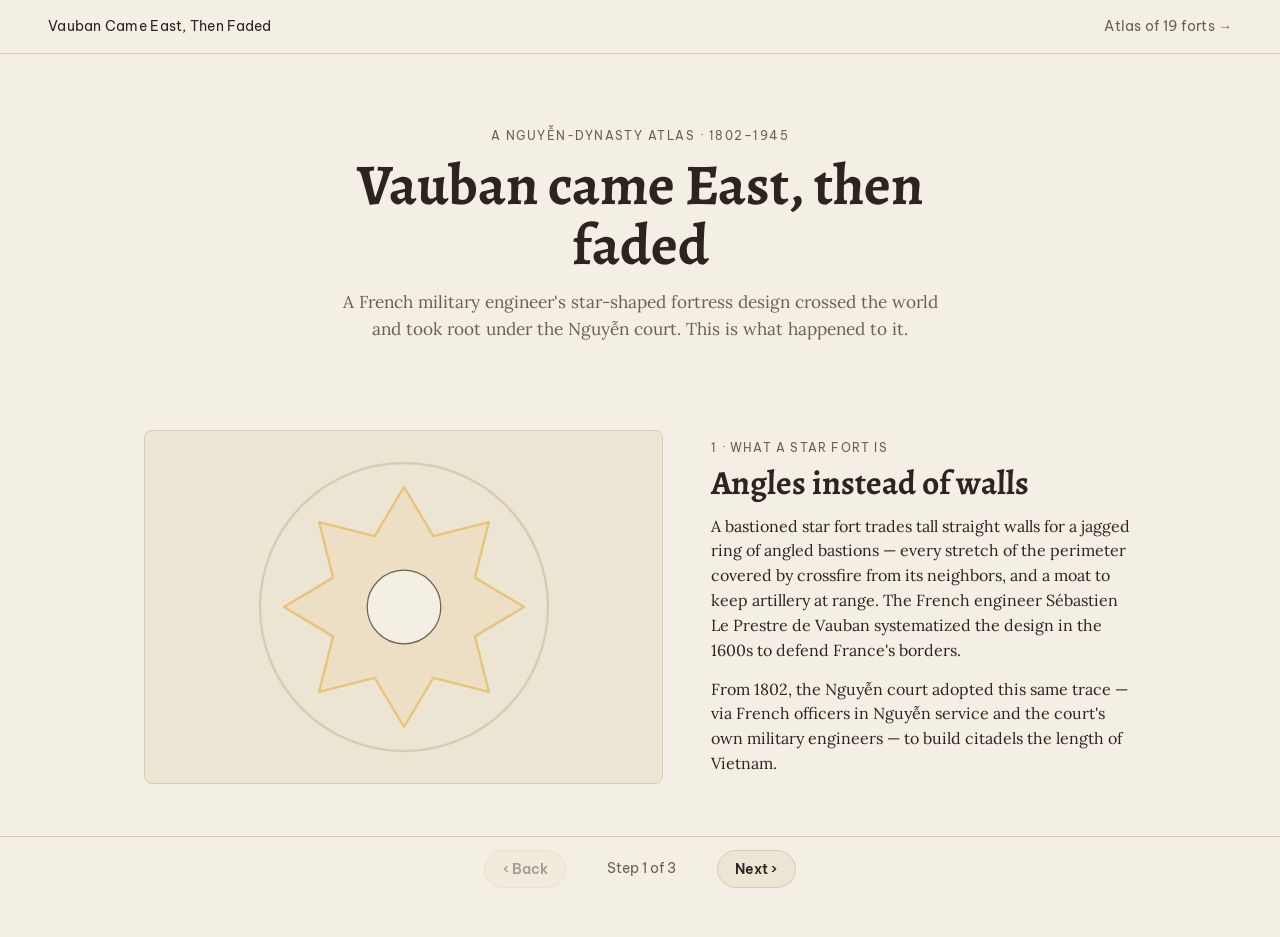
<file: index.html>
<!doctype html>
<html lang="vi">
<head>
<meta charset="utf-8">
<meta name="viewport" content="width=device-width, initial-scale=1">
<title>Vauban Came East, Then Faded — Nguyễn Citadels</title>
<meta name="description" content="European star-fort geometry, planted across Nguyễn Vietnam (1802–1945) — and what became of each fort, told in three steps.">
<link rel="stylesheet" href="lib/maplibre-gl.css">
<link rel="stylesheet" href="lib/fonts.css?v=20260715">
<link rel="stylesheet" href="story.css?v=20260715">
</head>
<body>
<nav class="site-nav">
  <a href="index.html" class="current">Vauban Came East, Then Faded</a>
  <a href="atlas.html">Atlas of 19 forts &rarr;</a>
</nav>

<header class="story-hero">
  <p class="eyebrow">A Nguyễn-dynasty atlas &middot; 1802&ndash;1945</p>
  <h1>Vauban came East, then faded</h1>
  <p class="lede">A French military engineer's star-shaped fortress design crossed
    the world and took root under the Nguyễn court. This is what happened to it.</p>
</header>

<main class="stepper" id="stepper">

  <section class="step" id="step-what" data-step="what">
    <div class="step-media">
      <svg id="star-fort-diagram" viewBox="0 0 400 400" role="img"
           aria-label="Diagram of a bastioned star fort: an eight-pointed star wall with an angled bastion at each corner, ringed by a moat.">
        <circle class="moat" cx="200" cy="200" r="180"></circle>
        <polygon class="star-wall" id="star-wall-poly" points=""></polygon>
        <circle class="citadel-core" cx="200" cy="200" r="46"></circle>
      </svg>
    </div>
    <div class="step-text">
      <p class="step-eyebrow">1 &middot; What a star fort is</p>
      <h2>Angles instead of walls</h2>
      <p>A bastioned star fort trades tall straight walls for a jagged ring of
        angled bastions &mdash; every stretch of the perimeter covered by
        crossfire from its neighbors, and a moat to keep artillery at range.
        The French engineer Sébastien Le Prestre de Vauban systematized the
        design in the 1600s to defend France's borders.</p>
      <p>From 1802, the Nguyễn court adopted this same trace &mdash; via
        French officers in Nguyễn service and the court's own military
        engineers &mdash; to build citadels the length of Vietnam.</p>
    </div>
  </section>

  <section class="step" id="step-network" data-step="network">
    <div class="step-media">
      <div id="network-map" aria-label="Map lighting up each of the 19 citadels in turn, Huế first"></div>
      <p class="map-caption" id="network-caption">Lighting up the network, one citadel at a time &mdash; Huế first.</p>
    </div>
    <div class="step-text">
      <p class="step-eyebrow">2 &middot; The network</p>
      <h2>Nineteen citadels, one system</h2>
      <p>Từ Huế &mdash; the imperial seat, and the brightest point on the
        map &mdash; the Nguyễn court planted the same bastioned trace at
        provincial capitals from Sơn Tây in the north to Hà Tiên in the
        south. Nineteen of these star forts survive in the record well
        enough to map today.</p>
    </div>
  </section>

  <section class="step" id="step-faded" data-step="faded">
    <div class="step-media">
      <div id="fate-map" aria-label="The same map recolored by each fort's fate today"></div>
      <ul class="legend" id="fate-legend"></ul>
    </div>
    <div class="step-text">
      <p class="step-eyebrow">3 &middot; Then faded</p>
      <h2>Not every wall survived</h2>
      <p>Two centuries on, the same nineteen points tell a second story.
        A few citadels still stand whole, inhabited and intact. Most have
        weathered to fragments, or been quietly built over by the modern
        city. A handful are erased outright &mdash; only their footprint
        legible from above.</p>
      <p>Every fort on this map carries its own record: when it was built,
        who ordered it, and what fills its walls now.</p>
      <a class="cta" href="atlas.html">Explore all 19 forts &rarr;</a>
    </div>
  </section>

</main>

<nav class="stepper-controls" id="stepper-controls" aria-label="Story navigation">
  <button type="button" id="step-back" class="step-btn" disabled>&lsaquo; Back</button>
  <span class="step-counter" id="step-counter">Step 1 of 3</span>
  <button type="button" id="step-forward" class="step-btn">Next &rsaquo;</button>
</nav>

<script src="lib/maplibre-gl.js"></script>
<script type="module" src="story.js?v=20260715"></script>
</body>
</html>
</file>
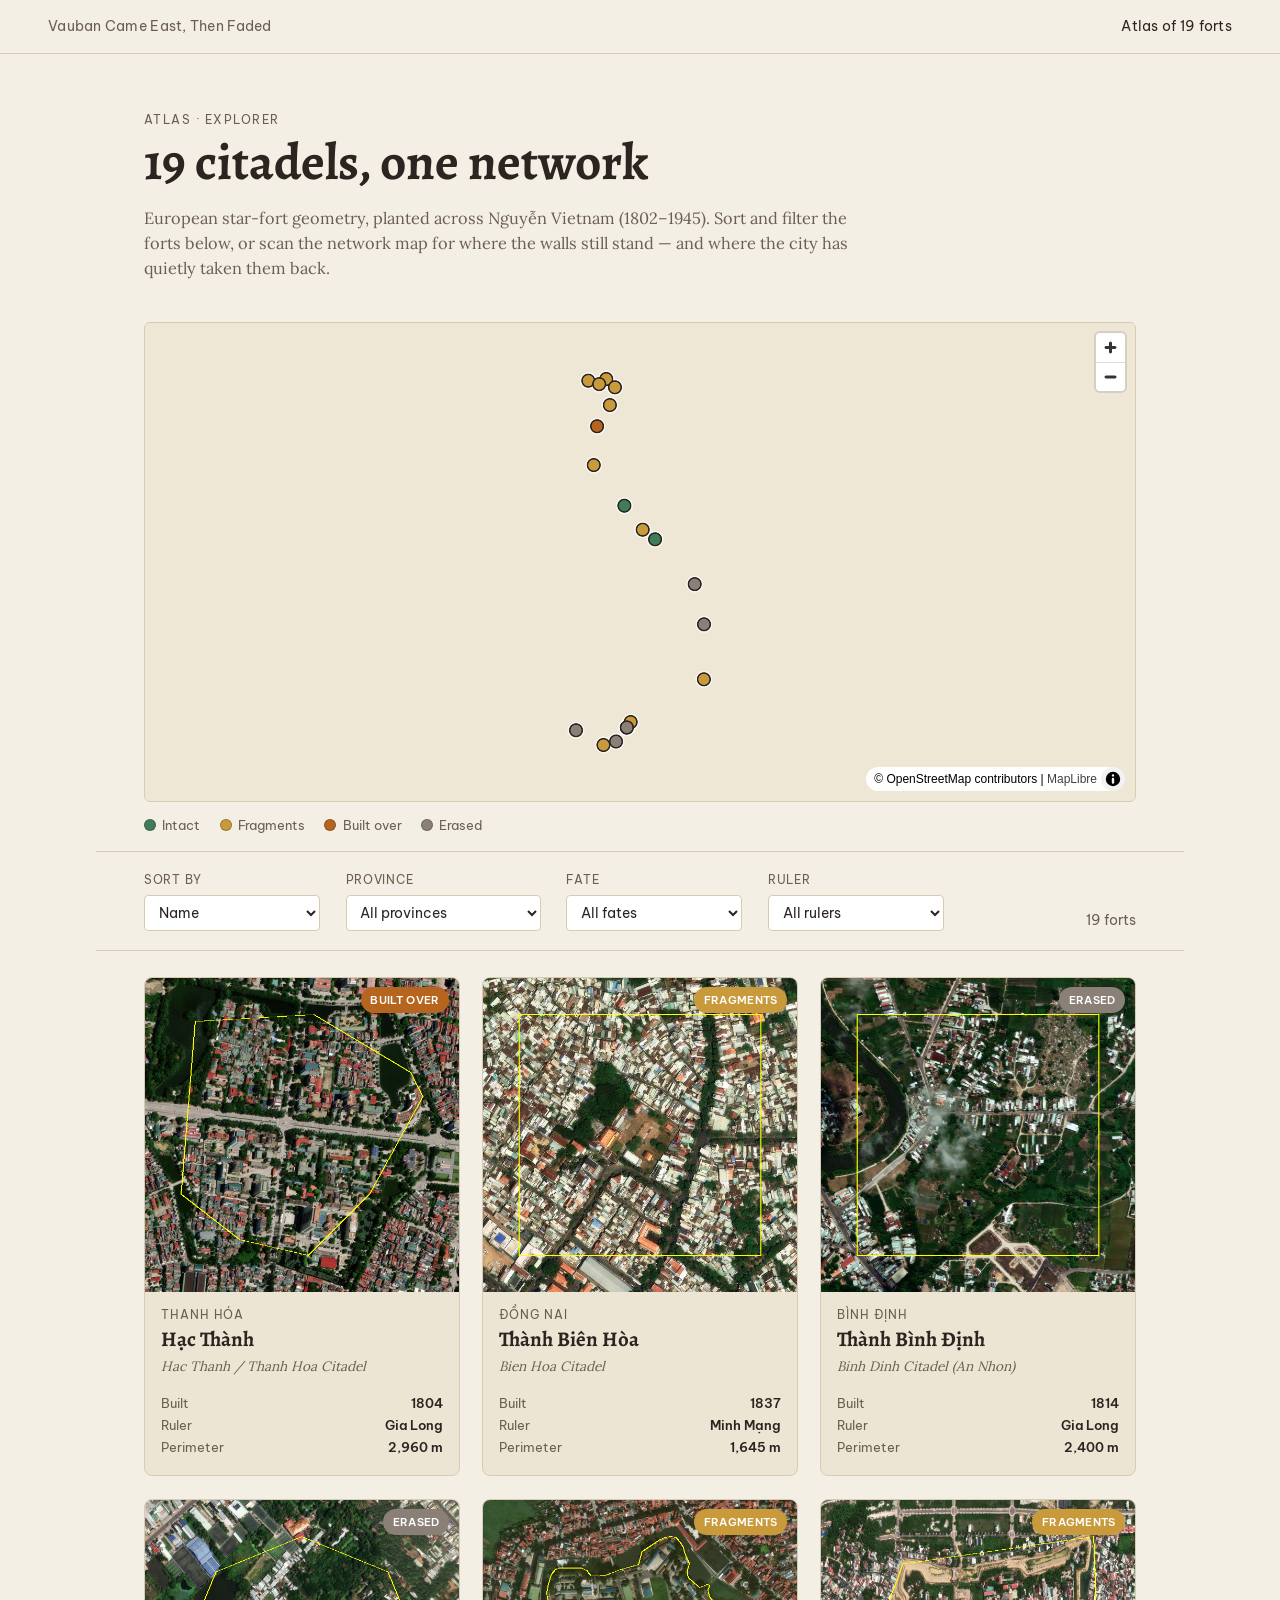
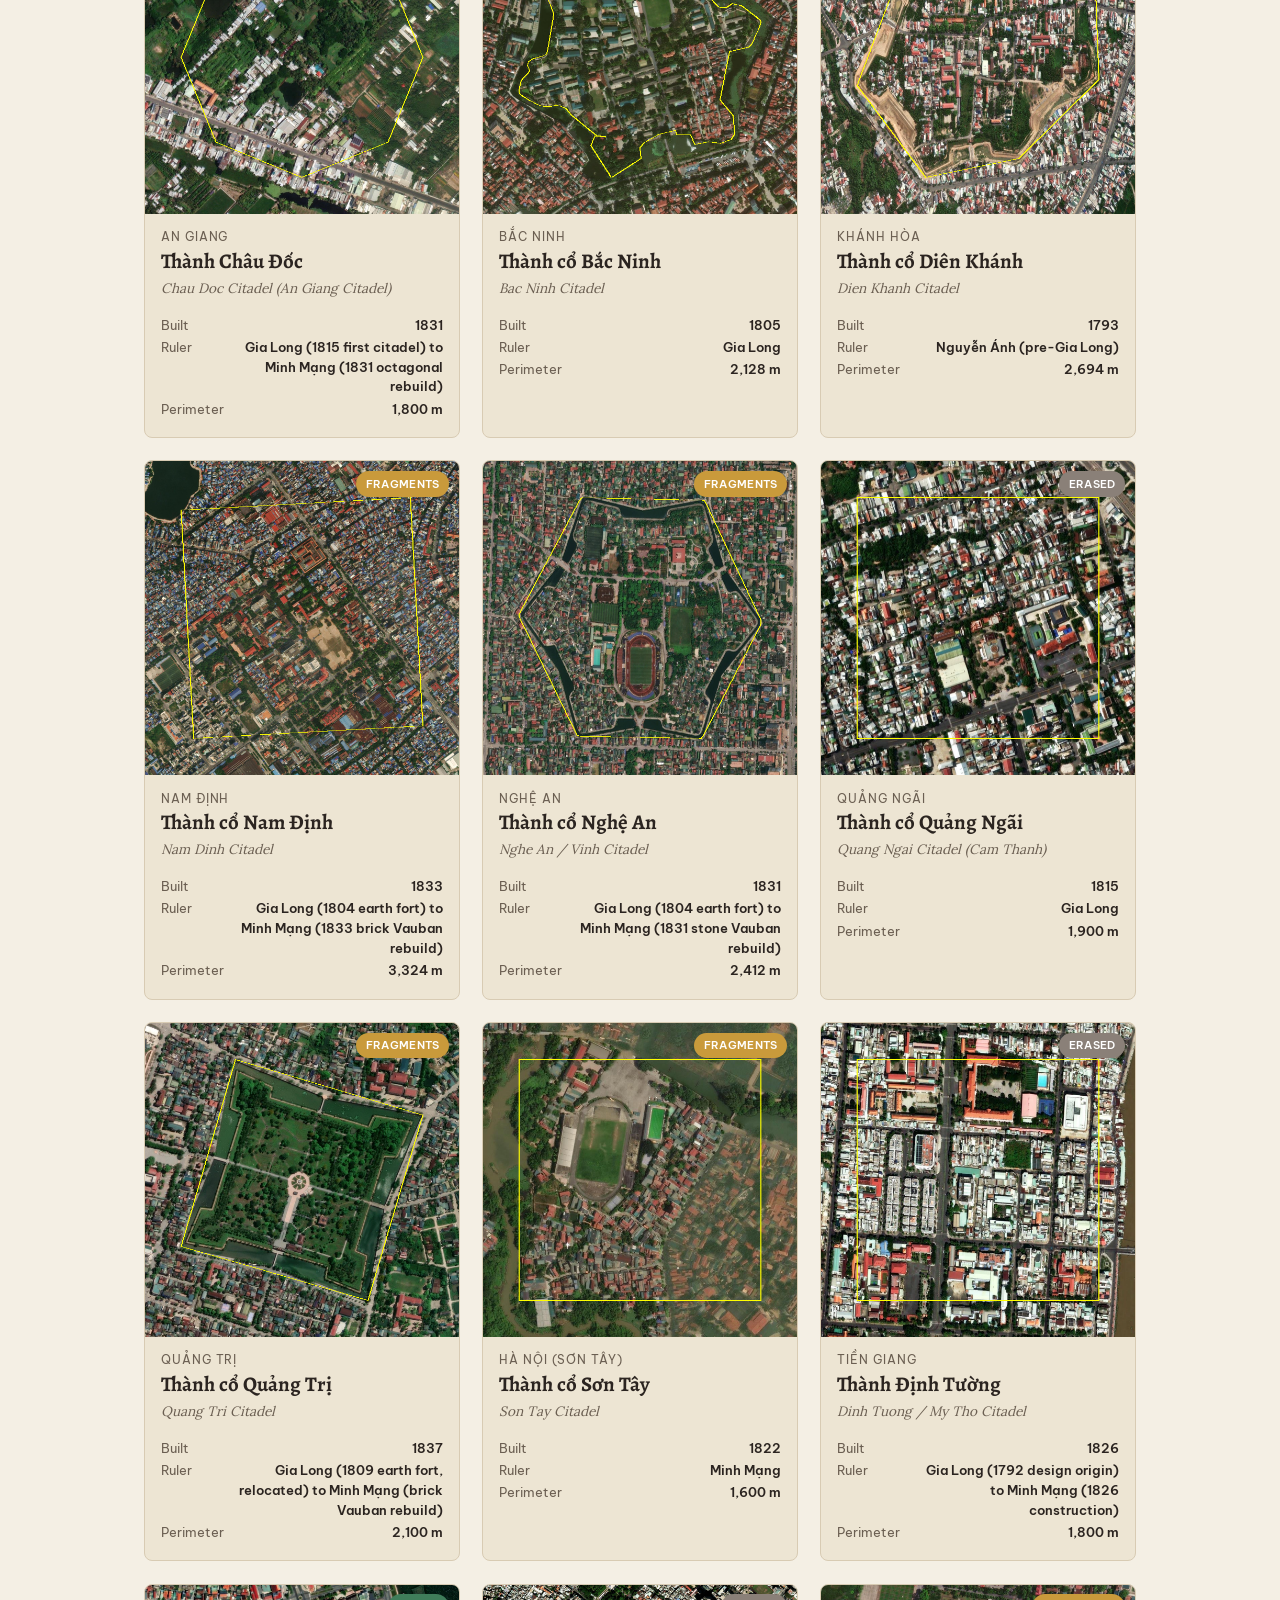
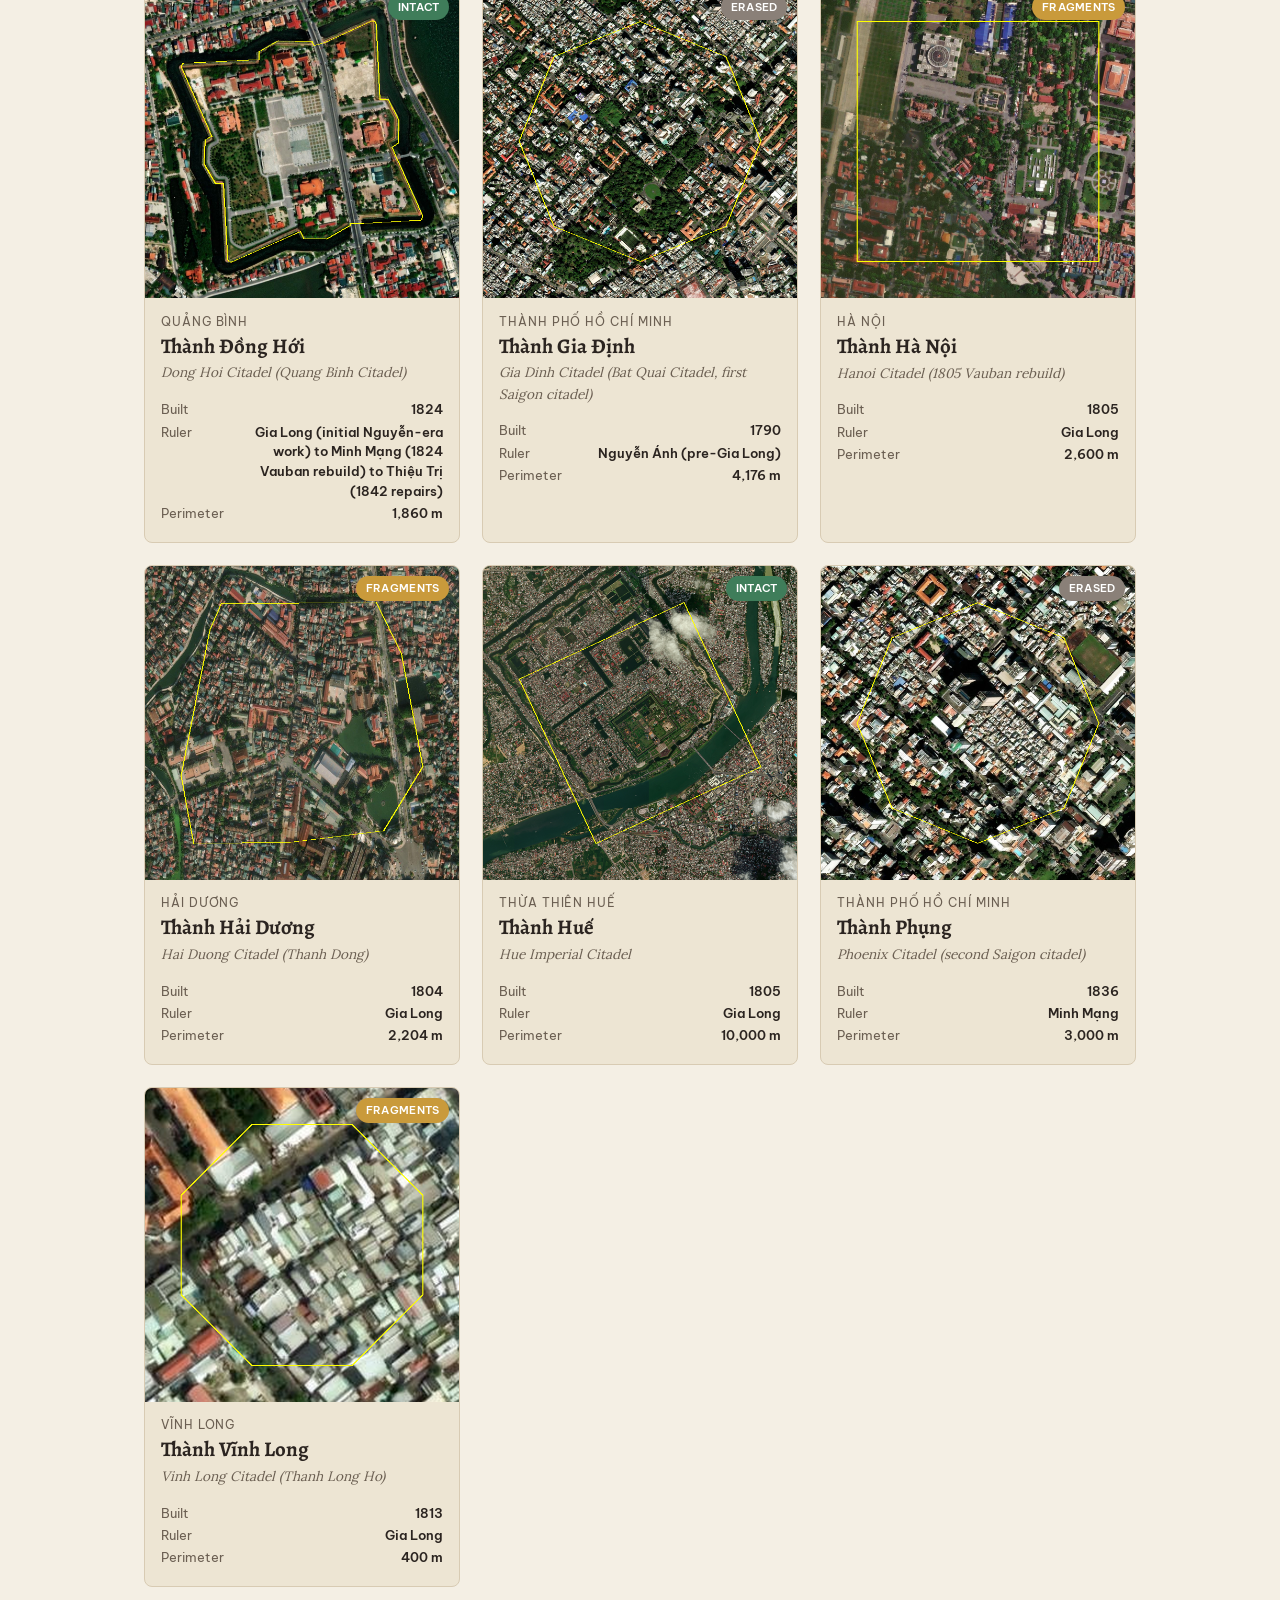
<file: atlas.html>
<!doctype html>
<html lang="vi">
<head>
<meta charset="utf-8">
<meta name="viewport" content="width=device-width, initial-scale=1">
<title>Atlas — Vauban Came East, Then Faded</title>
<meta name="description" content="19 Nguyễn-dynasty Vauban citadels of Vietnam: sort, filter, and browse the network — then open any fort for its full history, shape, and life today.">
<link rel="stylesheet" href="lib/maplibre-gl.css">
<link rel="stylesheet" href="lib/fonts.css?v=20260715">
<link rel="stylesheet" href="atlas.css?v=20260715">
</head>
<body>
<nav class="site-nav">
  <a href="index.html">Vauban Came East, Then Faded</a>
  <a href="atlas.html" class="current">Atlas of 19 forts</a>
</nav>

<header class="atlas-header">
  <p class="eyebrow">Atlas &middot; explorer</p>
  <h1>19 citadels, one network</h1>
  <p class="lede">European star-fort geometry, planted across Nguyễn Vietnam (1802&ndash;1945).
    Sort and filter the forts below, or scan the network map for where the walls still
    stand &mdash; and where the city has quietly taken them back.</p>
</header>

<section class="map-section">
  <div id="map" aria-label="Map of all 19 citadels, colored by fate"></div>
  <ul class="legend" id="map-legend"></ul>
</section>

<section class="controls" aria-label="Sort and filter forts">
  <div class="control-group">
    <label for="sort-select">Sort by</label>
    <select id="sort-select">
      <option value="name">Name</option>
      <option value="year">Year built</option>
      <option value="perimeter">Perimeter</option>
    </select>
  </div>
  <div class="control-group">
    <label for="filter-province">Province</label>
    <select id="filter-province">
      <option value="">All provinces</option>
    </select>
  </div>
  <div class="control-group">
    <label for="filter-fate">Fate</label>
    <select id="filter-fate">
      <option value="">All fates</option>
    </select>
  </div>
  <div class="control-group">
    <label for="filter-ruler">Ruler</label>
    <select id="filter-ruler">
      <option value="">All rulers</option>
    </select>
  </div>
  <p class="result-count" id="result-count"></p>
</section>

<main>
  <div class="fort-grid" id="fort-grid"></div>
  <p class="empty-state" id="empty-state" hidden>No forts match these filters.</p>
</main>

<script src="lib/maplibre-gl.js"></script>
<script type="module" src="atlas.js?v=20260715"></script>
</body>
</html>
</file>
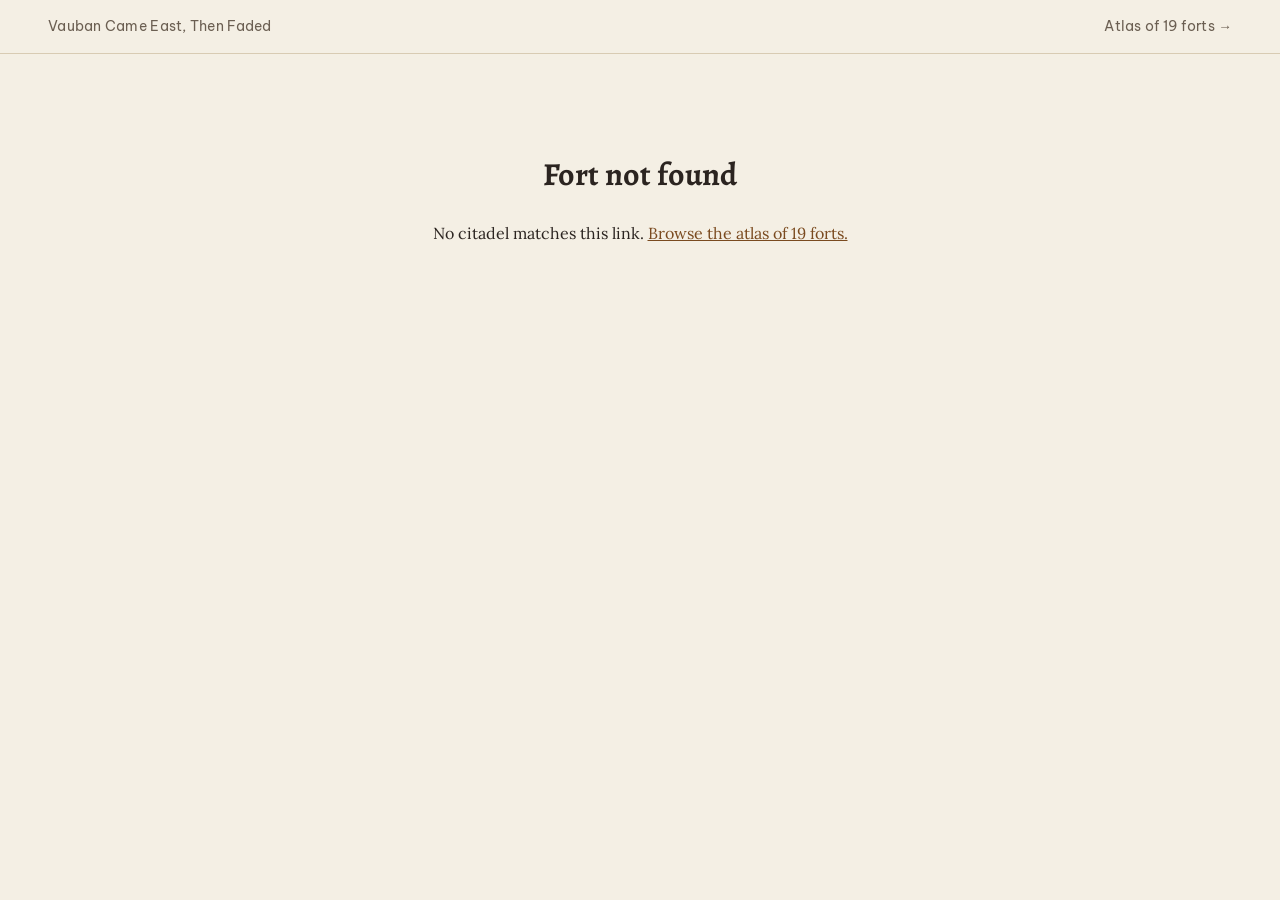
<file: fort.html>
<!doctype html>
<html lang="vi">
<head>
<meta charset="utf-8">
<meta name="viewport" content="width=device-width, initial-scale=1">
<title>Fort — Vauban Came East, Then Faded</title>
<meta name="description" content="One Nguyễn-dynasty Vauban citadel: its history, its traced star shape over today's streets, and the life that fills — or doesn't fill — its walls now.">
<link rel="stylesheet" href="lib/maplibre-gl.css">
<link rel="stylesheet" href="lib/fonts.css?v=20260715">
<link rel="stylesheet" href="fort.css?v=20260715">
<link rel="modulepreload" href="lib/historical_overlay.js">
</head>
<body>
<nav class="site-nav">
  <a href="index.html">Vauban Came East, Then Faded</a>
  <a href="atlas.html">Atlas of 19 forts &rarr;</a>
</nav>

<div id="not-found" class="not-found" hidden>
  <h1>Fort not found</h1>
  <p>No citadel matches this link. <a href="atlas.html">Browse the atlas of 19 forts.</a></p>
</div>

<header class="fort-header" id="fort-header" hidden>
  <p class="eyebrow" id="fort-province">&nbsp;</p>
  <h1 id="fort-name-vi">&nbsp;</h1>
  <p class="name-en" id="fort-name-en">&nbsp;</p>
  <span class="fate-chip" id="fort-fate-chip"><span class="dot"></span><span id="fort-fate-label"></span></span>
</header>

<main id="fort-main" hidden>
  <section id="history">
    <h2>History</h2>
    <ul class="fact-list" id="history-facts"></ul>
    <div class="vauban-note" id="history-vauban-note"></div>
    <div class="sources" id="history-sources">
      <h3>Sources</h3>
      <ol id="history-sources-list"></ol>
    </div>
  </section>

  <section id="shape">
    <h2>Shape</h2>
    <div id="map"></div>
    <p class="shape-caption">The traced star polygon, glowing, over today's streets.</p>
  </section>

  <section id="now">
    <h2>Now</h2>
    <div class="now-grid">
      <img class="sat-thumb" id="now-sat-thumb" alt="">
      <div>
        <div class="now-stats" id="now-stats"></div>
        <ul class="landuse-list" id="now-landuse"></ul>
      </div>
    </div>
  </section>

  <section id="life">
    <h2>Life</h2>
    <div class="life-bars" id="life-bars"></div>
    <p class="caption-now" id="life-caption" hidden></p>
  </section>
</main>

<script src="lib/maplibre-gl.js"></script>
<script type="module" src="fort.js?v=20260715"></script>
</body>
</html>
</file>
<file: lib/maplibre-gl.css>
.maplibregl-map{font:12px/20px Helvetica Neue,Arial,Helvetica,sans-serif;overflow:hidden;position:relative;-webkit-tap-highlight-color:rgb(0,0,0,0)}.maplibregl-canvas{left:0;position:absolute;top:0}.maplibregl-map:fullscreen{height:100%;width:100%}.maplibregl-ctrl-group button.maplibregl-ctrl-compass{touch-action:none}.maplibregl-canvas-container.maplibregl-interactive,.maplibregl-ctrl-group button.maplibregl-ctrl-compass{cursor:grab;-webkit-user-select:none;-moz-user-select:none;user-select:none}.maplibregl-canvas-container.maplibregl-interactive.maplibregl-track-pointer{cursor:pointer}.maplibregl-canvas-container.maplibregl-interactive:active,.maplibregl-ctrl-group button.maplibregl-ctrl-compass:active{cursor:grabbing}.maplibregl-canvas-container.maplibregl-touch-zoom-rotate,.maplibregl-canvas-container.maplibregl-touch-zoom-rotate .maplibregl-canvas{touch-action:pan-x pan-y}.maplibregl-canvas-container.maplibregl-touch-drag-pan,.maplibregl-canvas-container.maplibregl-touch-drag-pan .maplibregl-canvas{touch-action:pinch-zoom}.maplibregl-canvas-container.maplibregl-touch-zoom-rotate.maplibregl-touch-drag-pan,.maplibregl-canvas-container.maplibregl-touch-zoom-rotate.maplibregl-touch-drag-pan .maplibregl-canvas{touch-action:none}.maplibregl-canvas-container.maplibregl-touch-drag-pan.maplibregl-cooperative-gestures,.maplibregl-canvas-container.maplibregl-touch-drag-pan.maplibregl-cooperative-gestures .maplibregl-canvas{touch-action:pan-x pan-y}.maplibregl-ctrl-bottom-left,.maplibregl-ctrl-bottom-right,.maplibregl-ctrl-top-left,.maplibregl-ctrl-top-right{pointer-events:none;position:absolute;z-index:2}.maplibregl-ctrl-top-left{left:0;top:0}.maplibregl-ctrl-top-right{right:0;top:0}.maplibregl-ctrl-bottom-left{bottom:0;left:0}.maplibregl-ctrl-bottom-right{bottom:0;right:0}.maplibregl-ctrl{clear:both;pointer-events:auto;transform:translate(0)}.maplibregl-ctrl-top-left .maplibregl-ctrl{float:left;margin:10px 0 0 10px}.maplibregl-ctrl-top-right .maplibregl-ctrl{float:right;margin:10px 10px 0 0}.maplibregl-ctrl-bottom-left .maplibregl-ctrl{float:left;margin:0 0 10px 10px}.maplibregl-ctrl-bottom-right .maplibregl-ctrl{float:right;margin:0 10px 10px 0}.maplibregl-ctrl-group{background:#fff;border-radius:4px}.maplibregl-ctrl-group:not(:empty){box-shadow:0 0 0 2px rgba(0,0,0,.1)}@media (forced-colors:active){.maplibregl-ctrl-group:not(:empty){box-shadow:0 0 0 2px ButtonText}}.maplibregl-ctrl-group button{background-color:transparent;border:0;box-sizing:border-box;cursor:pointer;display:block;height:29px;outline:none;padding:0;width:29px}.maplibregl-ctrl-group button+button{border-top:1px solid #ddd}.maplibregl-ctrl button .maplibregl-ctrl-icon{background-position:50%;background-repeat:no-repeat;display:block;height:100%;width:100%}@media (forced-colors:active){.maplibregl-ctrl-icon{background-color:transparent}.maplibregl-ctrl-group button+button{border-top:1px solid ButtonText}}.maplibregl-ctrl button::-moz-focus-inner{border:0;padding:0}.maplibregl-ctrl-attrib-button:focus,.maplibregl-ctrl-group button:focus{box-shadow:0 0 2px 2px #0096ff}.maplibregl-ctrl button:disabled{cursor:not-allowed}.maplibregl-ctrl button:disabled .maplibregl-ctrl-icon{opacity:.25}@media (hover:hover){.maplibregl-ctrl button:not(:disabled):hover{background-color:rgba(0,0,0,.05)}}.maplibregl-ctrl button:not(:disabled):active{background-color:rgba(0,0,0,.05)}.maplibregl-ctrl-group button:focus:focus-visible{box-shadow:0 0 2px 2px #0096ff}.maplibregl-ctrl-group button:focus:not(:focus-visible){box-shadow:none}.maplibregl-ctrl-group button:focus:first-child{border-radius:4px 4px 0 0}.maplibregl-ctrl-group button:focus:last-child{border-radius:0 0 4px 4px}.maplibregl-ctrl-group button:focus:only-child{border-radius:inherit}.maplibregl-ctrl button.maplibregl-ctrl-zoom-out .maplibregl-ctrl-icon{background-image:url("data:image/svg+xml;charset=utf-8,%3Csvg xmlns='http://www.w3.org/2000/svg' width='29' height='29' fill='%23333' viewBox='0 0 29 29'%3E%3Cpath d='M10 13c-.75 0-1.5.75-1.5 1.5S9.25 16 10 16h9c.75 0 1.5-.75 1.5-1.5S19.75 13 19 13z'/%3E%3C/svg%3E")}.maplibregl-ctrl button.maplibregl-ctrl-zoom-in .maplibregl-ctrl-icon{background-image:url("data:image/svg+xml;charset=utf-8,%3Csvg xmlns='http://www.w3.org/2000/svg' width='29' height='29' fill='%23333' viewBox='0 0 29 29'%3E%3Cpath d='M14.5 8.5c-.75 0-1.5.75-1.5 1.5v3h-3c-.75 0-1.5.75-1.5 1.5S9.25 16 10 16h3v3c0 .75.75 1.5 1.5 1.5S16 19.75 16 19v-3h3c.75 0 1.5-.75 1.5-1.5S19.75 13 19 13h-3v-3c0-.75-.75-1.5-1.5-1.5'/%3E%3C/svg%3E")}@media (forced-colors:active){.maplibregl-ctrl button.maplibregl-ctrl-zoom-out .maplibregl-ctrl-icon{background-image:url("data:image/svg+xml;charset=utf-8,%3Csvg xmlns='http://www.w3.org/2000/svg' width='29' height='29' fill='%23fff' viewBox='0 0 29 29'%3E%3Cpath d='M10 13c-.75 0-1.5.75-1.5 1.5S9.25 16 10 16h9c.75 0 1.5-.75 1.5-1.5S19.75 13 19 13z'/%3E%3C/svg%3E")}.maplibregl-ctrl button.maplibregl-ctrl-zoom-in .maplibregl-ctrl-icon{background-image:url("data:image/svg+xml;charset=utf-8,%3Csvg xmlns='http://www.w3.org/2000/svg' width='29' height='29' fill='%23fff' viewBox='0 0 29 29'%3E%3Cpath d='M14.5 8.5c-.75 0-1.5.75-1.5 1.5v3h-3c-.75 0-1.5.75-1.5 1.5S9.25 16 10 16h3v3c0 .75.75 1.5 1.5 1.5S16 19.75 16 19v-3h3c.75 0 1.5-.75 1.5-1.5S19.75 13 19 13h-3v-3c0-.75-.75-1.5-1.5-1.5'/%3E%3C/svg%3E")}}@media (forced-colors:active) and (prefers-color-scheme:light){.maplibregl-ctrl button.maplibregl-ctrl-zoom-out .maplibregl-ctrl-icon{background-image:url("data:image/svg+xml;charset=utf-8,%3Csvg xmlns='http://www.w3.org/2000/svg' width='29' height='29' viewBox='0 0 29 29'%3E%3Cpath d='M10 13c-.75 0-1.5.75-1.5 1.5S9.25 16 10 16h9c.75 0 1.5-.75 1.5-1.5S19.75 13 19 13z'/%3E%3C/svg%3E")}.maplibregl-ctrl button.maplibregl-ctrl-zoom-in .maplibregl-ctrl-icon{background-image:url("data:image/svg+xml;charset=utf-8,%3Csvg xmlns='http://www.w3.org/2000/svg' width='29' height='29' viewBox='0 0 29 29'%3E%3Cpath d='M14.5 8.5c-.75 0-1.5.75-1.5 1.5v3h-3c-.75 0-1.5.75-1.5 1.5S9.25 16 10 16h3v3c0 .75.75 1.5 1.5 1.5S16 19.75 16 19v-3h3c.75 0 1.5-.75 1.5-1.5S19.75 13 19 13h-3v-3c0-.75-.75-1.5-1.5-1.5'/%3E%3C/svg%3E")}}.maplibregl-ctrl button.maplibregl-ctrl-fullscreen .maplibregl-ctrl-icon{background-image:url("data:image/svg+xml;charset=utf-8,%3Csvg xmlns='http://www.w3.org/2000/svg' width='29' height='29' fill='%23333' viewBox='0 0 29 29'%3E%3Cpath d='M24 16v5.5c0 1.75-.75 2.5-2.5 2.5H16v-1l3-1.5-4-5.5 1-1 5.5 4 1.5-3zM6 16l1.5 3 5.5-4 1 1-4 5.5 3 1.5v1H7.5C5.75 24 5 23.25 5 21.5V16zm7-11v1l-3 1.5 4 5.5-1 1-5.5-4L6 13H5V7.5C5 5.75 5.75 5 7.5 5zm11 2.5c0-1.75-.75-2.5-2.5-2.5H16v1l3 1.5-4 5.5 1 1 5.5-4 1.5 3h1z'/%3E%3C/svg%3E")}.maplibregl-ctrl button.maplibregl-ctrl-shrink .maplibregl-ctrl-icon{background-image:url("data:image/svg+xml;charset=utf-8,%3Csvg xmlns='http://www.w3.org/2000/svg' width='29' height='29' viewBox='0 0 29 29'%3E%3Cpath d='M18.5 16c-1.75 0-2.5.75-2.5 2.5V24h1l1.5-3 5.5 4 1-1-4-5.5 3-1.5v-1zM13 18.5c0-1.75-.75-2.5-2.5-2.5H5v1l3 1.5L4 24l1 1 5.5-4 1.5 3h1zm3-8c0 1.75.75 2.5 2.5 2.5H24v-1l-3-1.5L25 5l-1-1-5.5 4L17 5h-1zM10.5 13c1.75 0 2.5-.75 2.5-2.5V5h-1l-1.5 3L5 4 4 5l4 5.5L5 12v1z'/%3E%3C/svg%3E")}@media (forced-colors:active){.maplibregl-ctrl button.maplibregl-ctrl-fullscreen .maplibregl-ctrl-icon{background-image:url("data:image/svg+xml;charset=utf-8,%3Csvg xmlns='http://www.w3.org/2000/svg' width='29' height='29' fill='%23fff' viewBox='0 0 29 29'%3E%3Cpath d='M24 16v5.5c0 1.75-.75 2.5-2.5 2.5H16v-1l3-1.5-4-5.5 1-1 5.5 4 1.5-3zM6 16l1.5 3 5.5-4 1 1-4 5.5 3 1.5v1H7.5C5.75 24 5 23.25 5 21.5V16zm7-11v1l-3 1.5 4 5.5-1 1-5.5-4L6 13H5V7.5C5 5.75 5.75 5 7.5 5zm11 2.5c0-1.75-.75-2.5-2.5-2.5H16v1l3 1.5-4 5.5 1 1 5.5-4 1.5 3h1z'/%3E%3C/svg%3E")}.maplibregl-ctrl button.maplibregl-ctrl-shrink .maplibregl-ctrl-icon{background-image:url("data:image/svg+xml;charset=utf-8,%3Csvg xmlns='http://www.w3.org/2000/svg' width='29' height='29' fill='%23fff' viewBox='0 0 29 29'%3E%3Cpath d='M18.5 16c-1.75 0-2.5.75-2.5 2.5V24h1l1.5-3 5.5 4 1-1-4-5.5 3-1.5v-1zM13 18.5c0-1.75-.75-2.5-2.5-2.5H5v1l3 1.5L4 24l1 1 5.5-4 1.5 3h1zm3-8c0 1.75.75 2.5 2.5 2.5H24v-1l-3-1.5L25 5l-1-1-5.5 4L17 5h-1zM10.5 13c1.75 0 2.5-.75 2.5-2.5V5h-1l-1.5 3L5 4 4 5l4 5.5L5 12v1z'/%3E%3C/svg%3E")}}@media (forced-colors:active) and (prefers-color-scheme:light){.maplibregl-ctrl button.maplibregl-ctrl-fullscreen .maplibregl-ctrl-icon{background-image:url("data:image/svg+xml;charset=utf-8,%3Csvg xmlns='http://www.w3.org/2000/svg' width='29' height='29' viewBox='0 0 29 29'%3E%3Cpath d='M24 16v5.5c0 1.75-.75 2.5-2.5 2.5H16v-1l3-1.5-4-5.5 1-1 5.5 4 1.5-3zM6 16l1.5 3 5.5-4 1 1-4 5.5 3 1.5v1H7.5C5.75 24 5 23.25 5 21.5V16zm7-11v1l-3 1.5 4 5.5-1 1-5.5-4L6 13H5V7.5C5 5.75 5.75 5 7.5 5zm11 2.5c0-1.75-.75-2.5-2.5-2.5H16v1l3 1.5-4 5.5 1 1 5.5-4 1.5 3h1z'/%3E%3C/svg%3E")}.maplibregl-ctrl button.maplibregl-ctrl-shrink .maplibregl-ctrl-icon{background-image:url("data:image/svg+xml;charset=utf-8,%3Csvg xmlns='http://www.w3.org/2000/svg' width='29' height='29' viewBox='0 0 29 29'%3E%3Cpath d='M18.5 16c-1.75 0-2.5.75-2.5 2.5V24h1l1.5-3 5.5 4 1-1-4-5.5 3-1.5v-1zM13 18.5c0-1.75-.75-2.5-2.5-2.5H5v1l3 1.5L4 24l1 1 5.5-4 1.5 3h1zm3-8c0 1.75.75 2.5 2.5 2.5H24v-1l-3-1.5L25 5l-1-1-5.5 4L17 5h-1zM10.5 13c1.75 0 2.5-.75 2.5-2.5V5h-1l-1.5 3L5 4 4 5l4 5.5L5 12v1z'/%3E%3C/svg%3E")}}.maplibregl-ctrl button.maplibregl-ctrl-compass .maplibregl-ctrl-icon{background-image:url("data:image/svg+xml;charset=utf-8,%3Csvg xmlns='http://www.w3.org/2000/svg' width='29' height='29' fill='%23333' viewBox='0 0 29 29'%3E%3Cpath d='m10.5 14 4-8 4 8z'/%3E%3Cpath fill='%23ccc' d='m10.5 16 4 8 4-8z'/%3E%3C/svg%3E")}@media (forced-colors:active){.maplibregl-ctrl button.maplibregl-ctrl-compass .maplibregl-ctrl-icon{background-image:url("data:image/svg+xml;charset=utf-8,%3Csvg xmlns='http://www.w3.org/2000/svg' width='29' height='29' fill='%23fff' viewBox='0 0 29 29'%3E%3Cpath d='m10.5 14 4-8 4 8z'/%3E%3Cpath fill='%23ccc' d='m10.5 16 4 8 4-8z'/%3E%3C/svg%3E")}}@media (forced-colors:active) and (prefers-color-scheme:light){.maplibregl-ctrl button.maplibregl-ctrl-compass .maplibregl-ctrl-icon{background-image:url("data:image/svg+xml;charset=utf-8,%3Csvg xmlns='http://www.w3.org/2000/svg' width='29' height='29' viewBox='0 0 29 29'%3E%3Cpath d='m10.5 14 4-8 4 8z'/%3E%3Cpath fill='%23ccc' d='m10.5 16 4 8 4-8z'/%3E%3C/svg%3E")}}.maplibregl-ctrl button.maplibregl-ctrl-globe .maplibregl-ctrl-icon{background-image:url("data:image/svg+xml;charset=utf-8,%3Csvg xmlns='http://www.w3.org/2000/svg' width='22' height='22' fill='none' stroke='%23333' viewBox='0 0 22 22'%3E%3Ccircle cx='11' cy='11' r='8.5'/%3E%3Cpath d='M17.5 11c0 4.819-3.02 8.5-6.5 8.5S4.5 15.819 4.5 11 7.52 2.5 11 2.5s6.5 3.681 6.5 8.5Z'/%3E%3Cpath d='M13.5 11c0 2.447-.331 4.64-.853 6.206-.262.785-.562 1.384-.872 1.777-.314.399-.58.517-.775.517s-.461-.118-.775-.517c-.31-.393-.61-.992-.872-1.777C8.831 15.64 8.5 13.446 8.5 11s.331-4.64.853-6.206c.262-.785.562-1.384.872-1.777.314-.399.58-.517.775-.517s.461.118.775.517c.31.393.61.992.872 1.777.522 1.565.853 3.76.853 6.206Z'/%3E%3Cpath d='M11 7.5c-1.909 0-3.622-.166-4.845-.428-.616-.132-1.08-.283-1.379-.434a1.3 1.3 0 0 1-.224-.138q.07-.058.224-.138c.299-.151.763-.302 1.379-.434C7.378 5.666 9.091 5.5 11 5.5s3.622.166 4.845.428c.616.132 1.08.283 1.379.434.105.053.177.1.224.138q-.07.058-.224.138c-.299.151-.763.302-1.379.434-1.223.262-2.936.428-4.845.428ZM4.486 6.436ZM11 16.5c-1.909 0-3.622-.166-4.845-.428-.616-.132-1.08-.283-1.379-.434a1.3 1.3 0 0 1-.224-.138 1.3 1.3 0 0 1 .224-.138c.299-.151.763-.302 1.379-.434C7.378 14.666 9.091 14.5 11 14.5s3.622.166 4.845.428c.616.132 1.08.283 1.379.434.105.053.177.1.224.138a1.3 1.3 0 0 1-.224.138c-.299.151-.763.302-1.379.434-1.223.262-2.936.428-4.845.428Zm-6.514-1.064ZM11 12.5c-2.46 0-4.672-.222-6.255-.574-.796-.177-1.406-.38-1.805-.59a1.5 1.5 0 0 1-.39-.272.3.3 0 0 1-.047-.064.3.3 0 0 1 .048-.064c.066-.073.189-.167.389-.272.399-.21 1.009-.413 1.805-.59C6.328 9.722 8.54 9.5 11 9.5s4.672.222 6.256.574c.795.177 1.405.38 1.804.59.2.105.323.2.39.272a.3.3 0 0 1 .047.064.3.3 0 0 1-.048.064 1.4 1.4 0 0 1-.389.272c-.399.21-1.009.413-1.804.59-1.584.352-3.796.574-6.256.574Zm-8.501-1.51v.002zm0 .018v.002zm17.002.002v-.002zm0-.018v-.002z'/%3E%3C/svg%3E")}.maplibregl-ctrl button.maplibregl-ctrl-globe-enabled .maplibregl-ctrl-icon{background-image:url("data:image/svg+xml;charset=utf-8,%3Csvg xmlns='http://www.w3.org/2000/svg' width='22' height='22' fill='none' stroke='%2333b5e5' viewBox='0 0 22 22'%3E%3Ccircle cx='11' cy='11' r='8.5'/%3E%3Cpath d='M17.5 11c0 4.819-3.02 8.5-6.5 8.5S4.5 15.819 4.5 11 7.52 2.5 11 2.5s6.5 3.681 6.5 8.5Z'/%3E%3Cpath d='M13.5 11c0 2.447-.331 4.64-.853 6.206-.262.785-.562 1.384-.872 1.777-.314.399-.58.517-.775.517s-.461-.118-.775-.517c-.31-.393-.61-.992-.872-1.777C8.831 15.64 8.5 13.446 8.5 11s.331-4.64.853-6.206c.262-.785.562-1.384.872-1.777.314-.399.58-.517.775-.517s.461.118.775.517c.31.393.61.992.872 1.777.522 1.565.853 3.76.853 6.206Z'/%3E%3Cpath d='M11 7.5c-1.909 0-3.622-.166-4.845-.428-.616-.132-1.08-.283-1.379-.434a1.3 1.3 0 0 1-.224-.138q.07-.058.224-.138c.299-.151.763-.302 1.379-.434C7.378 5.666 9.091 5.5 11 5.5s3.622.166 4.845.428c.616.132 1.08.283 1.379.434.105.053.177.1.224.138q-.07.058-.224.138c-.299.151-.763.302-1.379.434-1.223.262-2.936.428-4.845.428ZM4.486 6.436ZM11 16.5c-1.909 0-3.622-.166-4.845-.428-.616-.132-1.08-.283-1.379-.434a1.3 1.3 0 0 1-.224-.138 1.3 1.3 0 0 1 .224-.138c.299-.151.763-.302 1.379-.434C7.378 14.666 9.091 14.5 11 14.5s3.622.166 4.845.428c.616.132 1.08.283 1.379.434.105.053.177.1.224.138a1.3 1.3 0 0 1-.224.138c-.299.151-.763.302-1.379.434-1.223.262-2.936.428-4.845.428Zm-6.514-1.064ZM11 12.5c-2.46 0-4.672-.222-6.255-.574-.796-.177-1.406-.38-1.805-.59a1.5 1.5 0 0 1-.39-.272.3.3 0 0 1-.047-.064.3.3 0 0 1 .048-.064c.066-.073.189-.167.389-.272.399-.21 1.009-.413 1.805-.59C6.328 9.722 8.54 9.5 11 9.5s4.672.222 6.256.574c.795.177 1.405.38 1.804.59.2.105.323.2.39.272a.3.3 0 0 1 .047.064.3.3 0 0 1-.048.064 1.4 1.4 0 0 1-.389.272c-.399.21-1.009.413-1.804.59-1.584.352-3.796.574-6.256.574Zm-8.501-1.51v.002zm0 .018v.002zm17.002.002v-.002zm0-.018v-.002z'/%3E%3C/svg%3E")}.maplibregl-ctrl button.maplibregl-ctrl-terrain .maplibregl-ctrl-icon{background-image:url("data:image/svg+xml;charset=utf-8,%3Csvg xmlns='http://www.w3.org/2000/svg' width='22' height='22' fill='%23333' viewBox='0 0 22 22'%3E%3Cpath d='m1.754 13.406 4.453-4.851 3.09 3.09 3.281 3.277.969-.969-3.309-3.312 3.844-4.121 6.148 6.886h1.082v-.855l-7.207-8.07-4.84 5.187L6.169 6.57l-5.48 5.965v.871ZM.688 16.844h20.625v1.375H.688Zm0 0'/%3E%3C/svg%3E")}.maplibregl-ctrl button.maplibregl-ctrl-terrain-enabled .maplibregl-ctrl-icon{background-image:url("data:image/svg+xml;charset=utf-8,%3Csvg xmlns='http://www.w3.org/2000/svg' width='22' height='22' fill='%2333b5e5' viewBox='0 0 22 22'%3E%3Cpath d='m1.754 13.406 4.453-4.851 3.09 3.09 3.281 3.277.969-.969-3.309-3.312 3.844-4.121 6.148 6.886h1.082v-.855l-7.207-8.07-4.84 5.187L6.169 6.57l-5.48 5.965v.871ZM.688 16.844h20.625v1.375H.688Zm0 0'/%3E%3C/svg%3E")}.maplibregl-ctrl button.maplibregl-ctrl-geolocate .maplibregl-ctrl-icon{background-image:url("data:image/svg+xml;charset=utf-8,%3Csvg xmlns='http://www.w3.org/2000/svg' width='29' height='29' fill='%23333' viewBox='0 0 20 20'%3E%3Cpath d='M10 4C9 4 9 5 9 5v.1A5 5 0 0 0 5.1 9H5s-1 0-1 1 1 1 1 1h.1A5 5 0 0 0 9 14.9v.1s0 1 1 1 1-1 1-1v-.1a5 5 0 0 0 3.9-3.9h.1s1 0 1-1-1-1-1-1h-.1A5 5 0 0 0 11 5.1V5s0-1-1-1m0 2.5a3.5 3.5 0 1 1 0 7 3.5 3.5 0 1 1 0-7'/%3E%3Ccircle cx='10' cy='10' r='2'/%3E%3C/svg%3E")}.maplibregl-ctrl button.maplibregl-ctrl-geolocate:disabled .maplibregl-ctrl-icon{background-image:url("data:image/svg+xml;charset=utf-8,%3Csvg xmlns='http://www.w3.org/2000/svg' width='29' height='29' fill='%23aaa' viewBox='0 0 20 20'%3E%3Cpath d='M10 4C9 4 9 5 9 5v.1A5 5 0 0 0 5.1 9H5s-1 0-1 1 1 1 1 1h.1A5 5 0 0 0 9 14.9v.1s0 1 1 1 1-1 1-1v-.1a5 5 0 0 0 3.9-3.9h.1s1 0 1-1-1-1-1-1h-.1A5 5 0 0 0 11 5.1V5s0-1-1-1m0 2.5a3.5 3.5 0 1 1 0 7 3.5 3.5 0 1 1 0-7'/%3E%3Ccircle cx='10' cy='10' r='2'/%3E%3Cpath fill='red' d='m14 5 1 1-9 9-1-1z'/%3E%3C/svg%3E")}.maplibregl-ctrl button.maplibregl-ctrl-geolocate.maplibregl-ctrl-geolocate-active .maplibregl-ctrl-icon{background-image:url("data:image/svg+xml;charset=utf-8,%3Csvg xmlns='http://www.w3.org/2000/svg' width='29' height='29' fill='%2333b5e5' viewBox='0 0 20 20'%3E%3Cpath d='M10 4C9 4 9 5 9 5v.1A5 5 0 0 0 5.1 9H5s-1 0-1 1 1 1 1 1h.1A5 5 0 0 0 9 14.9v.1s0 1 1 1 1-1 1-1v-.1a5 5 0 0 0 3.9-3.9h.1s1 0 1-1-1-1-1-1h-.1A5 5 0 0 0 11 5.1V5s0-1-1-1m0 2.5a3.5 3.5 0 1 1 0 7 3.5 3.5 0 1 1 0-7'/%3E%3Ccircle cx='10' cy='10' r='2'/%3E%3C/svg%3E")}.maplibregl-ctrl button.maplibregl-ctrl-geolocate.maplibregl-ctrl-geolocate-active-error .maplibregl-ctrl-icon{background-image:url("data:image/svg+xml;charset=utf-8,%3Csvg xmlns='http://www.w3.org/2000/svg' width='29' height='29' fill='%23e58978' viewBox='0 0 20 20'%3E%3Cpath d='M10 4C9 4 9 5 9 5v.1A5 5 0 0 0 5.1 9H5s-1 0-1 1 1 1 1 1h.1A5 5 0 0 0 9 14.9v.1s0 1 1 1 1-1 1-1v-.1a5 5 0 0 0 3.9-3.9h.1s1 0 1-1-1-1-1-1h-.1A5 5 0 0 0 11 5.1V5s0-1-1-1m0 2.5a3.5 3.5 0 1 1 0 7 3.5 3.5 0 1 1 0-7'/%3E%3Ccircle cx='10' cy='10' r='2'/%3E%3C/svg%3E")}.maplibregl-ctrl button.maplibregl-ctrl-geolocate.maplibregl-ctrl-geolocate-background .maplibregl-ctrl-icon{background-image:url("data:image/svg+xml;charset=utf-8,%3Csvg xmlns='http://www.w3.org/2000/svg' width='29' height='29' fill='%2333b5e5' viewBox='0 0 20 20'%3E%3Cpath d='M10 4C9 4 9 5 9 5v.1A5 5 0 0 0 5.1 9H5s-1 0-1 1 1 1 1 1h.1A5 5 0 0 0 9 14.9v.1s0 1 1 1 1-1 1-1v-.1a5 5 0 0 0 3.9-3.9h.1s1 0 1-1-1-1-1-1h-.1A5 5 0 0 0 11 5.1V5s0-1-1-1m0 2.5a3.5 3.5 0 1 1 0 7 3.5 3.5 0 1 1 0-7'/%3E%3C/svg%3E")}.maplibregl-ctrl button.maplibregl-ctrl-geolocate.maplibregl-ctrl-geolocate-background-error .maplibregl-ctrl-icon{background-image:url("data:image/svg+xml;charset=utf-8,%3Csvg xmlns='http://www.w3.org/2000/svg' width='29' height='29' fill='%23e54e33' viewBox='0 0 20 20'%3E%3Cpath d='M10 4C9 4 9 5 9 5v.1A5 5 0 0 0 5.1 9H5s-1 0-1 1 1 1 1 1h.1A5 5 0 0 0 9 14.9v.1s0 1 1 1 1-1 1-1v-.1a5 5 0 0 0 3.9-3.9h.1s1 0 1-1-1-1-1-1h-.1A5 5 0 0 0 11 5.1V5s0-1-1-1m0 2.5a3.5 3.5 0 1 1 0 7 3.5 3.5 0 1 1 0-7'/%3E%3C/svg%3E")}.maplibregl-ctrl button.maplibregl-ctrl-geolocate.maplibregl-ctrl-geolocate-waiting .maplibregl-ctrl-icon{animation:maplibregl-spin 2s linear infinite}@media (forced-colors:active){.maplibregl-ctrl button.maplibregl-ctrl-geolocate .maplibregl-ctrl-icon{background-image:url("data:image/svg+xml;charset=utf-8,%3Csvg xmlns='http://www.w3.org/2000/svg' width='29' height='29' fill='%23fff' viewBox='0 0 20 20'%3E%3Cpath d='M10 4C9 4 9 5 9 5v.1A5 5 0 0 0 5.1 9H5s-1 0-1 1 1 1 1 1h.1A5 5 0 0 0 9 14.9v.1s0 1 1 1 1-1 1-1v-.1a5 5 0 0 0 3.9-3.9h.1s1 0 1-1-1-1-1-1h-.1A5 5 0 0 0 11 5.1V5s0-1-1-1m0 2.5a3.5 3.5 0 1 1 0 7 3.5 3.5 0 1 1 0-7'/%3E%3Ccircle cx='10' cy='10' r='2'/%3E%3C/svg%3E")}.maplibregl-ctrl button.maplibregl-ctrl-geolocate:disabled .maplibregl-ctrl-icon{background-image:url("data:image/svg+xml;charset=utf-8,%3Csvg xmlns='http://www.w3.org/2000/svg' width='29' height='29' fill='%23999' viewBox='0 0 20 20'%3E%3Cpath d='M10 4C9 4 9 5 9 5v.1A5 5 0 0 0 5.1 9H5s-1 0-1 1 1 1 1 1h.1A5 5 0 0 0 9 14.9v.1s0 1 1 1 1-1 1-1v-.1a5 5 0 0 0 3.9-3.9h.1s1 0 1-1-1-1-1-1h-.1A5 5 0 0 0 11 5.1V5s0-1-1-1m0 2.5a3.5 3.5 0 1 1 0 7 3.5 3.5 0 1 1 0-7'/%3E%3Ccircle cx='10' cy='10' r='2'/%3E%3Cpath fill='red' d='m14 5 1 1-9 9-1-1z'/%3E%3C/svg%3E")}.maplibregl-ctrl button.maplibregl-ctrl-geolocate.maplibregl-ctrl-geolocate-active .maplibregl-ctrl-icon{background-image:url("data:image/svg+xml;charset=utf-8,%3Csvg xmlns='http://www.w3.org/2000/svg' width='29' height='29' fill='%2333b5e5' viewBox='0 0 20 20'%3E%3Cpath d='M10 4C9 4 9 5 9 5v.1A5 5 0 0 0 5.1 9H5s-1 0-1 1 1 1 1 1h.1A5 5 0 0 0 9 14.9v.1s0 1 1 1 1-1 1-1v-.1a5 5 0 0 0 3.9-3.9h.1s1 0 1-1-1-1-1-1h-.1A5 5 0 0 0 11 5.1V5s0-1-1-1m0 2.5a3.5 3.5 0 1 1 0 7 3.5 3.5 0 1 1 0-7'/%3E%3Ccircle cx='10' cy='10' r='2'/%3E%3C/svg%3E")}.maplibregl-ctrl button.maplibregl-ctrl-geolocate.maplibregl-ctrl-geolocate-active-error .maplibregl-ctrl-icon{background-image:url("data:image/svg+xml;charset=utf-8,%3Csvg xmlns='http://www.w3.org/2000/svg' width='29' height='29' fill='%23e58978' viewBox='0 0 20 20'%3E%3Cpath d='M10 4C9 4 9 5 9 5v.1A5 5 0 0 0 5.1 9H5s-1 0-1 1 1 1 1 1h.1A5 5 0 0 0 9 14.9v.1s0 1 1 1 1-1 1-1v-.1a5 5 0 0 0 3.9-3.9h.1s1 0 1-1-1-1-1-1h-.1A5 5 0 0 0 11 5.1V5s0-1-1-1m0 2.5a3.5 3.5 0 1 1 0 7 3.5 3.5 0 1 1 0-7'/%3E%3Ccircle cx='10' cy='10' r='2'/%3E%3C/svg%3E")}.maplibregl-ctrl button.maplibregl-ctrl-geolocate.maplibregl-ctrl-geolocate-background .maplibregl-ctrl-icon{background-image:url("data:image/svg+xml;charset=utf-8,%3Csvg xmlns='http://www.w3.org/2000/svg' width='29' height='29' fill='%2333b5e5' viewBox='0 0 20 20'%3E%3Cpath d='M10 4C9 4 9 5 9 5v.1A5 5 0 0 0 5.1 9H5s-1 0-1 1 1 1 1 1h.1A5 5 0 0 0 9 14.9v.1s0 1 1 1 1-1 1-1v-.1a5 5 0 0 0 3.9-3.9h.1s1 0 1-1-1-1-1-1h-.1A5 5 0 0 0 11 5.1V5s0-1-1-1m0 2.5a3.5 3.5 0 1 1 0 7 3.5 3.5 0 1 1 0-7'/%3E%3C/svg%3E")}.maplibregl-ctrl button.maplibregl-ctrl-geolocate.maplibregl-ctrl-geolocate-background-error .maplibregl-ctrl-icon{background-image:url("data:image/svg+xml;charset=utf-8,%3Csvg xmlns='http://www.w3.org/2000/svg' width='29' height='29' fill='%23e54e33' viewBox='0 0 20 20'%3E%3Cpath d='M10 4C9 4 9 5 9 5v.1A5 5 0 0 0 5.1 9H5s-1 0-1 1 1 1 1 1h.1A5 5 0 0 0 9 14.9v.1s0 1 1 1 1-1 1-1v-.1a5 5 0 0 0 3.9-3.9h.1s1 0 1-1-1-1-1-1h-.1A5 5 0 0 0 11 5.1V5s0-1-1-1m0 2.5a3.5 3.5 0 1 1 0 7 3.5 3.5 0 1 1 0-7'/%3E%3C/svg%3E")}}@media (forced-colors:active) and (prefers-color-scheme:light){.maplibregl-ctrl button.maplibregl-ctrl-geolocate .maplibregl-ctrl-icon{background-image:url("data:image/svg+xml;charset=utf-8,%3Csvg xmlns='http://www.w3.org/2000/svg' width='29' height='29' viewBox='0 0 20 20'%3E%3Cpath d='M10 4C9 4 9 5 9 5v.1A5 5 0 0 0 5.1 9H5s-1 0-1 1 1 1 1 1h.1A5 5 0 0 0 9 14.9v.1s0 1 1 1 1-1 1-1v-.1a5 5 0 0 0 3.9-3.9h.1s1 0 1-1-1-1-1-1h-.1A5 5 0 0 0 11 5.1V5s0-1-1-1m0 2.5a3.5 3.5 0 1 1 0 7 3.5 3.5 0 1 1 0-7'/%3E%3Ccircle cx='10' cy='10' r='2'/%3E%3C/svg%3E")}.maplibregl-ctrl button.maplibregl-ctrl-geolocate:disabled .maplibregl-ctrl-icon{background-image:url("data:image/svg+xml;charset=utf-8,%3Csvg xmlns='http://www.w3.org/2000/svg' width='29' height='29' fill='%23666' viewBox='0 0 20 20'%3E%3Cpath d='M10 4C9 4 9 5 9 5v.1A5 5 0 0 0 5.1 9H5s-1 0-1 1 1 1 1 1h.1A5 5 0 0 0 9 14.9v.1s0 1 1 1 1-1 1-1v-.1a5 5 0 0 0 3.9-3.9h.1s1 0 1-1-1-1-1-1h-.1A5 5 0 0 0 11 5.1V5s0-1-1-1m0 2.5a3.5 3.5 0 1 1 0 7 3.5 3.5 0 1 1 0-7'/%3E%3Ccircle cx='10' cy='10' r='2'/%3E%3Cpath fill='red' d='m14 5 1 1-9 9-1-1z'/%3E%3C/svg%3E")}}@keyframes maplibregl-spin{0%{transform:rotate(0deg)}to{transform:rotate(1turn)}}a.maplibregl-ctrl-logo{background-image:url("data:image/svg+xml;charset=utf-8,%3Csvg xmlns='http://www.w3.org/2000/svg' width='88' height='23' fill='none'%3E%3Cpath fill='%23000' fill-opacity='.4' fill-rule='evenodd' d='M17.408 16.796h-1.827l2.501-12.095h.198l3.324 6.533.988 2.19.988-2.19 3.258-6.533h.181l2.6 12.095h-1.81l-1.218-5.644-.362-1.71-.658 1.71-2.929 5.644h-.098l-2.914-5.644-.757-1.71-.345 1.71zm1.958-3.42-.726 3.663a1.255 1.255 0 0 1-1.232 1.011h-1.827a1.255 1.255 0 0 1-1.229-1.509l2.501-12.095a1.255 1.255 0 0 1 1.23-1.001h.197a1.25 1.25 0 0 1 1.12.685l3.19 6.273 3.125-6.263a1.25 1.25 0 0 1 1.123-.695h.181a1.255 1.255 0 0 1 1.227.991l1.443 6.71a5 5 0 0 1 .314-.787l.009-.016a4.6 4.6 0 0 1 1.777-1.887c.782-.46 1.668-.667 2.611-.667a4.6 4.6 0 0 1 1.7.32l.306.134c.21-.16.474-.256.759-.256h1.694a1.255 1.255 0 0 1 1.212.925 1.255 1.255 0 0 1 1.212-.925h1.711c.284 0 .545.094.755.252.613-.3 1.312-.45 2.075-.45 1.356 0 2.557.445 3.482 1.4q.47.48.763 1.064V4.701a1.255 1.255 0 0 1 1.255-1.255h1.86A1.255 1.255 0 0 1 54.44 4.7v9.194h2.217c.19 0 .37.043.532.118v-4.77c0-.356.147-.678.385-.906a2.42 2.42 0 0 1-.682-1.71c0-.665.267-1.253.735-1.7a2.45 2.45 0 0 1 1.722-.674 2.43 2.43 0 0 1 1.705.675q.318.302.504.683V4.7a1.255 1.255 0 0 1 1.255-1.255h1.744A1.255 1.255 0 0 1 65.812 4.7v3.335a4.8 4.8 0 0 1 1.526-.246c.938 0 1.817.214 2.59.69a4.47 4.47 0 0 1 1.67 1.743v-.98a1.255 1.255 0 0 1 1.256-1.256h1.777c.233 0 .451.064.639.174a3.4 3.4 0 0 1 1.567-.372c.346 0 .861.02 1.285.232a1.25 1.25 0 0 1 .689 1.004 4.7 4.7 0 0 1 .853-.588c.795-.44 1.675-.647 2.61-.647 1.385 0 2.65.39 3.525 1.396.836.938 1.168 2.173 1.168 3.528q-.001.515-.056 1.051a1.255 1.255 0 0 1-.947 1.09l.408.952a1.255 1.255 0 0 1-.477 1.552c-.418.268-.92.463-1.458.612-.613.171-1.304.244-2.049.244-1.06 0-2.043-.207-2.886-.698l-.015-.008c-.798-.48-1.419-1.135-1.818-1.963l-.004-.008a5.8 5.8 0 0 1-.548-2.512q0-.429.053-.843a1.3 1.3 0 0 1-.333-.086l-.166-.004c-.223 0-.426.062-.643.228-.03.024-.142.139-.142.59v3.883a1.255 1.255 0 0 1-1.256 1.256h-1.777a1.255 1.255 0 0 1-1.256-1.256V15.69l-.032.057a4.8 4.8 0 0 1-1.86 1.833 5.04 5.04 0 0 1-2.484.634 4.5 4.5 0 0 1-1.935-.424 1.25 1.25 0 0 1-.764.258h-1.71a1.255 1.255 0 0 1-1.256-1.255V7.687a2.4 2.4 0 0 1-.428.625c.253.23.412.561.412.93v7.553a1.255 1.255 0 0 1-1.256 1.255h-1.843a1.25 1.25 0 0 1-.894-.373c-.228.23-.544.373-.894.373H51.32a1.255 1.255 0 0 1-1.256-1.255v-1.251l-.061.117a4.7 4.7 0 0 1-1.782 1.884 4.77 4.77 0 0 1-2.485.67 5.6 5.6 0 0 1-1.485-.188l.009 2.764a1.255 1.255 0 0 1-1.255 1.259h-1.729a1.255 1.255 0 0 1-1.255-1.255v-3.537a1.255 1.255 0 0 1-1.167.793h-1.679a1.25 1.25 0 0 1-.77-.263 4.5 4.5 0 0 1-1.945.429c-.885 0-1.724-.21-2.495-.632l-.017-.01a5 5 0 0 1-1.081-.836 1.255 1.255 0 0 1-1.254 1.312h-1.81a1.255 1.255 0 0 1-1.228-.99l-.782-3.625-2.044 3.939a1.25 1.25 0 0 1-1.115.676h-.098a1.25 1.25 0 0 1-1.116-.68l-2.061-3.994zM35.92 16.63l.207-.114.223-.15q.493-.356.735-.785l.061-.118.033 1.332h1.678V9.242h-1.694l-.033 1.267q-.133-.329-.526-.658l-.032-.028a3.2 3.2 0 0 0-.668-.428l-.27-.12a3.3 3.3 0 0 0-1.235-.23q-1.136-.001-1.974.493a3.36 3.36 0 0 0-1.3 1.382q-.445.89-.444 2.074 0 1.2.51 2.107a3.8 3.8 0 0 0 1.382 1.381 3.9 3.9 0 0 0 1.893.477q.795 0 1.455-.33zm-2.789-5.38q-.576.675-.575 1.762 0 1.102.559 1.794.576.675 1.645.675a2.25 2.25 0 0 0 .934-.19 2.2 2.2 0 0 0 .468-.29l.178-.161a2.2 2.2 0 0 0 .397-.561q.244-.5.244-1.15v-.115q0-.708-.296-1.267l-.043-.077a2.2 2.2 0 0 0-.633-.709l-.13-.086-.047-.028a2.1 2.1 0 0 0-1.073-.285q-1.052 0-1.629.692zm2.316 2.706c.163-.17.28-.407.28-.83v-.114c0-.292-.06-.508-.15-.68a.96.96 0 0 0-.353-.389.85.85 0 0 0-.464-.127c-.4 0-.56.114-.664.239l-.01.012c-.148.174-.275.45-.275.945 0 .506.122.801.27.99.097.11.266.224.68.224.303 0 .504-.09.687-.269zm7.545 1.705a2.6 2.6 0 0 0 .331.423q.319.33.755.548l.173.074q.65.255 1.49.255 1.02 0 1.844-.493a3.45 3.45 0 0 0 1.316-1.4q.493-.904.493-2.089 0-1.909-.988-2.913-.988-1.02-2.584-1.02-.898 0-1.575.347a3 3 0 0 0-.415.262l-.199.166a3.4 3.4 0 0 0-.64.82V9.242h-1.712v11.553h1.729l-.017-5.134zm.53-1.138q.206.29.48.5l.155.11.053.034q.51.296 1.119.297 1.07 0 1.645-.675.577-.69.576-1.762 0-1.119-.576-1.777-.558-.675-1.645-.675-.435 0-.835.16a2 2 0 0 0-.284.136 2 2 0 0 0-.363.254 2.2 2.2 0 0 0-.46.569l-.082.162a2.6 2.6 0 0 0-.213 1.072v.115q0 .707.296 1.267l.135.211zm.964-.818a1.1 1.1 0 0 0 .367.385.94.94 0 0 0 .476.118c.423 0 .59-.117.687-.23.159-.194.28-.478.28-.95 0-.53-.133-.8-.266-.952l-.021-.025c-.078-.094-.231-.221-.68-.221a1 1 0 0 0-.503.135l-.012.007a.86.86 0 0 0-.335.343c-.073.133-.132.324-.132.614v.115a1.4 1.4 0 0 0 .14.66zm15.7-6.222q.347-.346.346-.856a1.05 1.05 0 0 0-.345-.79 1.18 1.18 0 0 0-.84-.329q-.51 0-.855.33a1.05 1.05 0 0 0-.346.79q0 .51.346.855.345.346.856.346.51 0 .839-.346zm4.337 9.314.033-1.332q.191.403.59.747l.098.081a4 4 0 0 0 .316.224l.223.122a3.2 3.2 0 0 0 1.44.322 3.8 3.8 0 0 0 1.875-.477 3.5 3.5 0 0 0 1.382-1.366q.527-.89.526-2.09 0-1.184-.444-2.073a3.24 3.24 0 0 0-1.283-1.399q-.823-.51-1.942-.51a3.5 3.5 0 0 0-1.527.344l-.086.043-.165.09a3 3 0 0 0-.33.214q-.432.315-.656.707a2 2 0 0 0-.099.198l.082-1.283V4.701h-1.744v12.095zm.473-2.509a2.5 2.5 0 0 0 .566.7q.117.098.245.18l.144.08a2.1 2.1 0 0 0 .975.232q1.07 0 1.645-.675.576-.69.576-1.778 0-1.102-.576-1.777-.56-.691-1.645-.692a2.2 2.2 0 0 0-1.015.235q-.22.113-.415.282l-.15.142a2.1 2.1 0 0 0-.42.594q-.223.479-.223 1.1v.115q0 .705.293 1.26zm2.616-.293c.157-.191.28-.479.28-.967 0-.51-.13-.79-.276-.961l-.021-.026c-.082-.1-.232-.225-.67-.225a.87.87 0 0 0-.681.279l-.012.011c-.154.155-.274.38-.274.807v.115c0 .285.057.499.144.669a1.1 1.1 0 0 0 .367.405c.137.082.28.123.455.123.423 0 .59-.118.686-.23zm8.266-3.013q.345-.13.724-.14l.069-.002q.493 0 .642.099l.247-1.794q-.196-.099-.717-.099a2.3 2.3 0 0 0-.545.063 2 2 0 0 0-.411.148 2.2 2.2 0 0 0-.4.249 2.5 2.5 0 0 0-.485.499 2.7 2.7 0 0 0-.32.581l-.05.137v-1.48h-1.778v7.553h1.777v-3.884q0-.546.159-.943a1.5 1.5 0 0 1 .466-.636 2.5 2.5 0 0 1 .399-.253 2 2 0 0 1 .224-.099zm9.784 2.656.05-.922q0-1.743-.856-2.698-.838-.97-2.584-.97-1.119-.001-2.007.493a3.46 3.46 0 0 0-1.4 1.382q-.493.906-.493 2.106 0 1.07.428 1.975.428.89 1.332 1.432.906.526 2.255.526.973 0 1.668-.185l.044-.012.135-.04q.613-.184.984-.421l-.542-1.267q-.3.162-.642.274l-.297.087q-.51.131-1.3.131-.954 0-1.497-.444a1.6 1.6 0 0 1-.192-.193q-.366-.44-.512-1.234l-.004-.021zm-5.427-1.256-.003.022h3.752v-.138q-.011-.727-.288-1.118a1 1 0 0 0-.156-.176q-.46-.428-1.316-.428-.986 0-1.494.604-.379.45-.494 1.234zm-27.053 2.77V4.7h-1.86v12.095h5.333V15.15zm7.103-5.908v7.553h-1.843V9.242h1.843z'/%3E%3Cpath fill='%23fff' d='m19.63 11.151-.757-1.71-.345 1.71-1.12 5.644h-1.827L18.083 4.7h.197l3.325 6.533.988 2.19.988-2.19L26.839 4.7h.181l2.6 12.095h-1.81l-1.218-5.644-.362-1.71-.658 1.71-2.93 5.644h-.098l-2.913-5.644zm14.836 5.81q-1.02 0-1.893-.478a3.8 3.8 0 0 1-1.381-1.382q-.51-.906-.51-2.106 0-1.185.444-2.074a3.36 3.36 0 0 1 1.3-1.382q.839-.494 1.974-.494a3.3 3.3 0 0 1 1.234.231 3.3 3.3 0 0 1 .97.575q.396.33.527.659l.033-1.267h1.694v7.553H37.18l-.033-1.332q-.279.593-1.02 1.053a3.17 3.17 0 0 1-1.662.444zm.296-1.482q.938 0 1.58-.642.642-.66.642-1.711v-.115q0-.708-.296-1.267a2.2 2.2 0 0 0-.807-.872 2.1 2.1 0 0 0-1.119-.313q-1.053 0-1.629.692-.575.675-.575 1.76 0 1.103.559 1.795.577.675 1.645.675zm6.521-6.237h1.711v1.4q.906-1.597 2.83-1.597 1.596 0 2.584 1.02.988 1.005.988 2.914 0 1.185-.493 2.09a3.46 3.46 0 0 1-1.316 1.399 3.5 3.5 0 0 1-1.844.493q-.954 0-1.662-.329a2.67 2.67 0 0 1-1.086-.97l.017 5.134h-1.728zm4.048 6.22q1.07 0 1.645-.674.577-.69.576-1.762 0-1.119-.576-1.777-.558-.675-1.645-.675-.592 0-1.12.296-.51.28-.822.823-.296.527-.296 1.234v.115q0 .708.296 1.267.313.543.823.855.51.296 1.119.297z'/%3E%3Cpath fill='%23e1e3e9' d='M51.325 4.7h1.86v10.45h3.473v1.646h-5.333zm7.12 4.542h1.843v7.553h-1.843zm.905-1.415a1.16 1.16 0 0 1-.856-.346 1.17 1.17 0 0 1-.346-.856 1.05 1.05 0 0 1 .346-.79q.346-.329.856-.329.494 0 .839.33a1.05 1.05 0 0 1 .345.79 1.16 1.16 0 0 1-.345.855q-.33.346-.84.346zm7.875 9.133a3.17 3.17 0 0 1-1.662-.444q-.723-.46-1.004-1.053l-.033 1.332h-1.71V4.701h1.743v4.657l-.082 1.283q.279-.658 1.086-1.119a3.5 3.5 0 0 1 1.778-.477q1.119 0 1.942.51a3.24 3.24 0 0 1 1.283 1.4q.445.888.444 2.072 0 1.201-.526 2.09a3.5 3.5 0 0 1-1.382 1.366 3.8 3.8 0 0 1-1.876.477zm-.296-1.481q1.069 0 1.645-.675.577-.69.577-1.778 0-1.102-.577-1.776-.56-.691-1.645-.692a2.12 2.12 0 0 0-1.58.659q-.642.641-.642 1.694v.115q0 .71.296 1.267a2.4 2.4 0 0 0 .807.872 2.1 2.1 0 0 0 1.119.313zm5.927-6.237h1.777v1.481q.263-.757.856-1.217a2.14 2.14 0 0 1 1.349-.46q.527 0 .724.098l-.247 1.794q-.149-.099-.642-.099-.774 0-1.416.494-.626.493-.626 1.58v3.883h-1.777V9.242zm9.534 7.718q-1.35 0-2.255-.526-.904-.543-1.332-1.432a4.6 4.6 0 0 1-.428-1.975q0-1.2.493-2.106a3.46 3.46 0 0 1 1.4-1.382q.889-.495 2.007-.494 1.744 0 2.584.97.855.956.856 2.7 0 .444-.05.92h-5.43q.18 1.005.708 1.45.542.443 1.497.443.79 0 1.3-.131a4 4 0 0 0 .938-.362l.542 1.267q-.411.263-1.119.46-.708.198-1.711.197zm1.596-4.558q.016-1.02-.444-1.432-.46-.428-1.316-.428-1.728 0-1.991 1.86z'/%3E%3Cpath d='M5.074 15.948a.484.657 0 0 0-.486.659v1.84a.484.657 0 0 0 .486.659h4.101a.484.657 0 0 0 .486-.659v-1.84a.484.657 0 0 0-.486-.659zm3.56 1.16H5.617v.838h3.017z' style='fill:%23fff;fill-rule:evenodd;stroke-width:1.03600001'/%3E%3Cg style='stroke-width:1.12603545'%3E%3Cpath d='M-9.408-1.416c-3.833-.025-7.056 2.912-7.08 6.615-.02 3.08 1.653 4.832 3.107 6.268.903.892 1.721 1.74 2.32 2.902l-.525-.004c-.543-.003-.992.304-1.24.639a1.87 1.87 0 0 0-.362 1.121l-.011 1.877c-.003.402.104.787.347 1.125.244.338.688.653 1.23.656l4.142.028c.542.003.99-.306 1.238-.641a1.87 1.87 0 0 0 .363-1.121l.012-1.875a1.87 1.87 0 0 0-.348-1.127c-.243-.338-.688-.653-1.23-.656l-.518-.004c.597-1.145 1.425-1.983 2.348-2.87 1.473-1.414 3.18-3.149 3.2-6.226-.016-3.59-2.923-6.684-6.993-6.707m-.006 1.1v.002c3.274.02 5.92 2.532 5.9 5.6-.017 2.706-1.39 4.026-2.863 5.44-1.034.994-2.118 2.033-2.814 3.633-.018.041-.052.055-.075.065q-.013.004-.02.01a.34.34 0 0 1-.226.084.34.34 0 0 1-.224-.086l-.092-.077c-.699-1.615-1.768-2.669-2.781-3.67-1.454-1.435-2.797-2.762-2.78-5.478.02-3.067 2.7-5.545 5.975-5.523m-.02 2.826c-1.62-.01-2.944 1.315-2.955 2.96-.01 1.646 1.295 2.988 2.916 2.999h.002c1.621.01 2.943-1.316 2.953-2.961.011-1.646-1.294-2.988-2.916-2.998m-.005 1.1c1.017.006 1.829.83 1.822 1.89s-.83 1.874-1.848 1.867c-1.018-.006-1.829-.83-1.822-1.89s.83-1.874 1.848-1.868m-2.155 11.857 4.14.025c.271.002.49.305.487.676l-.013 1.875c-.003.37-.224.67-.495.668l-4.14-.025c-.27-.002-.487-.306-.485-.676l.012-1.875c.003-.37.224-.67.494-.668' style='color:%23000;font-style:normal;font-variant:normal;font-weight:400;font-stretch:normal;font-size:medium;line-height:normal;font-family:sans-serif;font-variant-ligatures:normal;font-variant-position:normal;font-variant-caps:normal;font-variant-numeric:normal;font-variant-alternates:normal;font-feature-settings:normal;text-indent:0;text-align:start;text-decoration:none;text-decoration-line:none;text-decoration-style:solid;text-decoration-color:%23000;letter-spacing:normal;word-spacing:normal;text-transform:none;writing-mode:lr-tb;direction:ltr;text-orientation:mixed;dominant-baseline:auto;baseline-shift:baseline;text-anchor:start;white-space:normal;shape-padding:0;clip-rule:evenodd;display:inline;overflow:visible;visibility:visible;opacity:1;isolation:auto;mix-blend-mode:normal;color-interpolation:sRGB;color-interpolation-filters:linearRGB;solid-color:%23000;solid-opacity:1;vector-effect:none;fill:%23000;fill-opacity:.4;fill-rule:evenodd;stroke:none;stroke-width:2.47727823;stroke-linecap:butt;stroke-linejoin:miter;stroke-miterlimit:4;stroke-dasharray:none;stroke-dashoffset:0;stroke-opacity:1;color-rendering:auto;image-rendering:auto;shape-rendering:auto;text-rendering:auto' transform='translate(15.553 2.85)scale(.88807)'/%3E%3Cpath d='M-9.415-.316C-12.69-.338-15.37 2.14-15.39 5.207c-.017 2.716 1.326 4.041 2.78 5.477 1.013 1 2.081 2.055 2.78 3.67l.092.076a.34.34 0 0 0 .225.086.34.34 0 0 0 .227-.083l.019-.01c.022-.009.057-.024.074-.064.697-1.6 1.78-2.64 2.814-3.634 1.473-1.414 2.847-2.733 2.864-5.44.02-3.067-2.627-5.58-5.901-5.601m-.057 8.784c1.621.011 2.944-1.315 2.955-2.96.01-1.646-1.295-2.988-2.916-2.999-1.622-.01-2.945 1.315-2.955 2.96s1.295 2.989 2.916 3' style='clip-rule:evenodd;fill:%23e1e3e9;fill-opacity:1;fill-rule:evenodd;stroke:none;stroke-width:2.47727823;stroke-miterlimit:4;stroke-dasharray:none;stroke-opacity:.4' transform='translate(15.553 2.85)scale(.88807)'/%3E%3Cpath d='M-11.594 15.465c-.27-.002-.492.297-.494.668l-.012 1.876c-.003.371.214.673.485.675l4.14.027c.271.002.492-.298.495-.668l.012-1.877c.003-.37-.215-.672-.485-.674z' style='clip-rule:evenodd;fill:%23fff;fill-opacity:1;fill-rule:evenodd;stroke:none;stroke-width:2.47727823;stroke-miterlimit:4;stroke-dasharray:none;stroke-opacity:.4' transform='translate(15.553 2.85)scale(.88807)'/%3E%3C/g%3E%3C/svg%3E");background-repeat:no-repeat;cursor:pointer;display:block;height:23px;margin:0 0 -4px -4px;overflow:hidden;width:88px}a.maplibregl-ctrl-logo.maplibregl-compact{width:14px}@media (forced-colors:active){a.maplibregl-ctrl-logo{background-color:transparent;background-image:url("data:image/svg+xml;charset=utf-8,%3Csvg xmlns='http://www.w3.org/2000/svg' width='88' height='23' fill='none'%3E%3Cpath fill='%23000' fill-opacity='.4' fill-rule='evenodd' d='M17.408 16.796h-1.827l2.501-12.095h.198l3.324 6.533.988 2.19.988-2.19 3.258-6.533h.181l2.6 12.095h-1.81l-1.218-5.644-.362-1.71-.658 1.71-2.929 5.644h-.098l-2.914-5.644-.757-1.71-.345 1.71zm1.958-3.42-.726 3.663a1.255 1.255 0 0 1-1.232 1.011h-1.827a1.255 1.255 0 0 1-1.229-1.509l2.501-12.095a1.255 1.255 0 0 1 1.23-1.001h.197a1.25 1.25 0 0 1 1.12.685l3.19 6.273 3.125-6.263a1.25 1.25 0 0 1 1.123-.695h.181a1.255 1.255 0 0 1 1.227.991l1.443 6.71a5 5 0 0 1 .314-.787l.009-.016a4.6 4.6 0 0 1 1.777-1.887c.782-.46 1.668-.667 2.611-.667a4.6 4.6 0 0 1 1.7.32l.306.134c.21-.16.474-.256.759-.256h1.694a1.255 1.255 0 0 1 1.212.925 1.255 1.255 0 0 1 1.212-.925h1.711c.284 0 .545.094.755.252.613-.3 1.312-.45 2.075-.45 1.356 0 2.557.445 3.482 1.4q.47.48.763 1.064V4.701a1.255 1.255 0 0 1 1.255-1.255h1.86A1.255 1.255 0 0 1 54.44 4.7v9.194h2.217c.19 0 .37.043.532.118v-4.77c0-.356.147-.678.385-.906a2.42 2.42 0 0 1-.682-1.71c0-.665.267-1.253.735-1.7a2.45 2.45 0 0 1 1.722-.674 2.43 2.43 0 0 1 1.705.675q.318.302.504.683V4.7a1.255 1.255 0 0 1 1.255-1.255h1.744A1.255 1.255 0 0 1 65.812 4.7v3.335a4.8 4.8 0 0 1 1.526-.246c.938 0 1.817.214 2.59.69a4.47 4.47 0 0 1 1.67 1.743v-.98a1.255 1.255 0 0 1 1.256-1.256h1.777c.233 0 .451.064.639.174a3.4 3.4 0 0 1 1.567-.372c.346 0 .861.02 1.285.232a1.25 1.25 0 0 1 .689 1.004 4.7 4.7 0 0 1 .853-.588c.795-.44 1.675-.647 2.61-.647 1.385 0 2.65.39 3.525 1.396.836.938 1.168 2.173 1.168 3.528q-.001.515-.056 1.051a1.255 1.255 0 0 1-.947 1.09l.408.952a1.255 1.255 0 0 1-.477 1.552c-.418.268-.92.463-1.458.612-.613.171-1.304.244-2.049.244-1.06 0-2.043-.207-2.886-.698l-.015-.008c-.798-.48-1.419-1.135-1.818-1.963l-.004-.008a5.8 5.8 0 0 1-.548-2.512q0-.429.053-.843a1.3 1.3 0 0 1-.333-.086l-.166-.004c-.223 0-.426.062-.643.228-.03.024-.142.139-.142.59v3.883a1.255 1.255 0 0 1-1.256 1.256h-1.777a1.255 1.255 0 0 1-1.256-1.256V15.69l-.032.057a4.8 4.8 0 0 1-1.86 1.833 5.04 5.04 0 0 1-2.484.634 4.5 4.5 0 0 1-1.935-.424 1.25 1.25 0 0 1-.764.258h-1.71a1.255 1.255 0 0 1-1.256-1.255V7.687a2.4 2.4 0 0 1-.428.625c.253.23.412.561.412.93v7.553a1.255 1.255 0 0 1-1.256 1.255h-1.843a1.25 1.25 0 0 1-.894-.373c-.228.23-.544.373-.894.373H51.32a1.255 1.255 0 0 1-1.256-1.255v-1.251l-.061.117a4.7 4.7 0 0 1-1.782 1.884 4.77 4.77 0 0 1-2.485.67 5.6 5.6 0 0 1-1.485-.188l.009 2.764a1.255 1.255 0 0 1-1.255 1.259h-1.729a1.255 1.255 0 0 1-1.255-1.255v-3.537a1.255 1.255 0 0 1-1.167.793h-1.679a1.25 1.25 0 0 1-.77-.263 4.5 4.5 0 0 1-1.945.429c-.885 0-1.724-.21-2.495-.632l-.017-.01a5 5 0 0 1-1.081-.836 1.255 1.255 0 0 1-1.254 1.312h-1.81a1.255 1.255 0 0 1-1.228-.99l-.782-3.625-2.044 3.939a1.25 1.25 0 0 1-1.115.676h-.098a1.25 1.25 0 0 1-1.116-.68l-2.061-3.994zM35.92 16.63l.207-.114.223-.15q.493-.356.735-.785l.061-.118.033 1.332h1.678V9.242h-1.694l-.033 1.267q-.133-.329-.526-.658l-.032-.028a3.2 3.2 0 0 0-.668-.428l-.27-.12a3.3 3.3 0 0 0-1.235-.23q-1.136-.001-1.974.493a3.36 3.36 0 0 0-1.3 1.382q-.445.89-.444 2.074 0 1.2.51 2.107a3.8 3.8 0 0 0 1.382 1.381 3.9 3.9 0 0 0 1.893.477q.795 0 1.455-.33zm-2.789-5.38q-.576.675-.575 1.762 0 1.102.559 1.794.576.675 1.645.675a2.25 2.25 0 0 0 .934-.19 2.2 2.2 0 0 0 .468-.29l.178-.161a2.2 2.2 0 0 0 .397-.561q.244-.5.244-1.15v-.115q0-.708-.296-1.267l-.043-.077a2.2 2.2 0 0 0-.633-.709l-.13-.086-.047-.028a2.1 2.1 0 0 0-1.073-.285q-1.052 0-1.629.692zm2.316 2.706c.163-.17.28-.407.28-.83v-.114c0-.292-.06-.508-.15-.68a.96.96 0 0 0-.353-.389.85.85 0 0 0-.464-.127c-.4 0-.56.114-.664.239l-.01.012c-.148.174-.275.45-.275.945 0 .506.122.801.27.99.097.11.266.224.68.224.303 0 .504-.09.687-.269zm7.545 1.705a2.6 2.6 0 0 0 .331.423q.319.33.755.548l.173.074q.65.255 1.49.255 1.02 0 1.844-.493a3.45 3.45 0 0 0 1.316-1.4q.493-.904.493-2.089 0-1.909-.988-2.913-.988-1.02-2.584-1.02-.898 0-1.575.347a3 3 0 0 0-.415.262l-.199.166a3.4 3.4 0 0 0-.64.82V9.242h-1.712v11.553h1.729l-.017-5.134zm.53-1.138q.206.29.48.5l.155.11.053.034q.51.296 1.119.297 1.07 0 1.645-.675.577-.69.576-1.762 0-1.119-.576-1.777-.558-.675-1.645-.675-.435 0-.835.16a2 2 0 0 0-.284.136 2 2 0 0 0-.363.254 2.2 2.2 0 0 0-.46.569l-.082.162a2.6 2.6 0 0 0-.213 1.072v.115q0 .707.296 1.267l.135.211zm.964-.818a1.1 1.1 0 0 0 .367.385.94.94 0 0 0 .476.118c.423 0 .59-.117.687-.23.159-.194.28-.478.28-.95 0-.53-.133-.8-.266-.952l-.021-.025c-.078-.094-.231-.221-.68-.221a1 1 0 0 0-.503.135l-.012.007a.86.86 0 0 0-.335.343c-.073.133-.132.324-.132.614v.115a1.4 1.4 0 0 0 .14.66zm15.7-6.222q.347-.346.346-.856a1.05 1.05 0 0 0-.345-.79 1.18 1.18 0 0 0-.84-.329q-.51 0-.855.33a1.05 1.05 0 0 0-.346.79q0 .51.346.855.345.346.856.346.51 0 .839-.346zm4.337 9.314.033-1.332q.191.403.59.747l.098.081a4 4 0 0 0 .316.224l.223.122a3.2 3.2 0 0 0 1.44.322 3.8 3.8 0 0 0 1.875-.477 3.5 3.5 0 0 0 1.382-1.366q.527-.89.526-2.09 0-1.184-.444-2.073a3.24 3.24 0 0 0-1.283-1.399q-.823-.51-1.942-.51a3.5 3.5 0 0 0-1.527.344l-.086.043-.165.09a3 3 0 0 0-.33.214q-.432.315-.656.707a2 2 0 0 0-.099.198l.082-1.283V4.701h-1.744v12.095zm.473-2.509a2.5 2.5 0 0 0 .566.7q.117.098.245.18l.144.08a2.1 2.1 0 0 0 .975.232q1.07 0 1.645-.675.576-.69.576-1.778 0-1.102-.576-1.777-.56-.691-1.645-.692a2.2 2.2 0 0 0-1.015.235q-.22.113-.415.282l-.15.142a2.1 2.1 0 0 0-.42.594q-.223.479-.223 1.1v.115q0 .705.293 1.26zm2.616-.293c.157-.191.28-.479.28-.967 0-.51-.13-.79-.276-.961l-.021-.026c-.082-.1-.232-.225-.67-.225a.87.87 0 0 0-.681.279l-.012.011c-.154.155-.274.38-.274.807v.115c0 .285.057.499.144.669a1.1 1.1 0 0 0 .367.405c.137.082.28.123.455.123.423 0 .59-.118.686-.23zm8.266-3.013q.345-.13.724-.14l.069-.002q.493 0 .642.099l.247-1.794q-.196-.099-.717-.099a2.3 2.3 0 0 0-.545.063 2 2 0 0 0-.411.148 2.2 2.2 0 0 0-.4.249 2.5 2.5 0 0 0-.485.499 2.7 2.7 0 0 0-.32.581l-.05.137v-1.48h-1.778v7.553h1.777v-3.884q0-.546.159-.943a1.5 1.5 0 0 1 .466-.636 2.5 2.5 0 0 1 .399-.253 2 2 0 0 1 .224-.099zm9.784 2.656.05-.922q0-1.743-.856-2.698-.838-.97-2.584-.97-1.119-.001-2.007.493a3.46 3.46 0 0 0-1.4 1.382q-.493.906-.493 2.106 0 1.07.428 1.975.428.89 1.332 1.432.906.526 2.255.526.973 0 1.668-.185l.044-.012.135-.04q.613-.184.984-.421l-.542-1.267q-.3.162-.642.274l-.297.087q-.51.131-1.3.131-.954 0-1.497-.444a1.6 1.6 0 0 1-.192-.193q-.366-.44-.512-1.234l-.004-.021zm-5.427-1.256-.003.022h3.752v-.138q-.011-.727-.288-1.118a1 1 0 0 0-.156-.176q-.46-.428-1.316-.428-.986 0-1.494.604-.379.45-.494 1.234zm-27.053 2.77V4.7h-1.86v12.095h5.333V15.15zm7.103-5.908v7.553h-1.843V9.242h1.843z'/%3E%3Cpath fill='%23fff' d='m19.63 11.151-.757-1.71-.345 1.71-1.12 5.644h-1.827L18.083 4.7h.197l3.325 6.533.988 2.19.988-2.19L26.839 4.7h.181l2.6 12.095h-1.81l-1.218-5.644-.362-1.71-.658 1.71-2.93 5.644h-.098l-2.913-5.644zm14.836 5.81q-1.02 0-1.893-.478a3.8 3.8 0 0 1-1.381-1.382q-.51-.906-.51-2.106 0-1.185.444-2.074a3.36 3.36 0 0 1 1.3-1.382q.839-.494 1.974-.494a3.3 3.3 0 0 1 1.234.231 3.3 3.3 0 0 1 .97.575q.396.33.527.659l.033-1.267h1.694v7.553H37.18l-.033-1.332q-.279.593-1.02 1.053a3.17 3.17 0 0 1-1.662.444zm.296-1.482q.938 0 1.58-.642.642-.66.642-1.711v-.115q0-.708-.296-1.267a2.2 2.2 0 0 0-.807-.872 2.1 2.1 0 0 0-1.119-.313q-1.053 0-1.629.692-.575.675-.575 1.76 0 1.103.559 1.795.577.675 1.645.675zm6.521-6.237h1.711v1.4q.906-1.597 2.83-1.597 1.596 0 2.584 1.02.988 1.005.988 2.914 0 1.185-.493 2.09a3.46 3.46 0 0 1-1.316 1.399 3.5 3.5 0 0 1-1.844.493q-.954 0-1.662-.329a2.67 2.67 0 0 1-1.086-.97l.017 5.134h-1.728zm4.048 6.22q1.07 0 1.645-.674.577-.69.576-1.762 0-1.119-.576-1.777-.558-.675-1.645-.675-.592 0-1.12.296-.51.28-.822.823-.296.527-.296 1.234v.115q0 .708.296 1.267.313.543.823.855.51.296 1.119.297z'/%3E%3Cpath fill='%23e1e3e9' d='M51.325 4.7h1.86v10.45h3.473v1.646h-5.333zm7.12 4.542h1.843v7.553h-1.843zm.905-1.415a1.16 1.16 0 0 1-.856-.346 1.17 1.17 0 0 1-.346-.856 1.05 1.05 0 0 1 .346-.79q.346-.329.856-.329.494 0 .839.33a1.05 1.05 0 0 1 .345.79 1.16 1.16 0 0 1-.345.855q-.33.346-.84.346zm7.875 9.133a3.17 3.17 0 0 1-1.662-.444q-.723-.46-1.004-1.053l-.033 1.332h-1.71V4.701h1.743v4.657l-.082 1.283q.279-.658 1.086-1.119a3.5 3.5 0 0 1 1.778-.477q1.119 0 1.942.51a3.24 3.24 0 0 1 1.283 1.4q.445.888.444 2.072 0 1.201-.526 2.09a3.5 3.5 0 0 1-1.382 1.366 3.8 3.8 0 0 1-1.876.477zm-.296-1.481q1.069 0 1.645-.675.577-.69.577-1.778 0-1.102-.577-1.776-.56-.691-1.645-.692a2.12 2.12 0 0 0-1.58.659q-.642.641-.642 1.694v.115q0 .71.296 1.267a2.4 2.4 0 0 0 .807.872 2.1 2.1 0 0 0 1.119.313zm5.927-6.237h1.777v1.481q.263-.757.856-1.217a2.14 2.14 0 0 1 1.349-.46q.527 0 .724.098l-.247 1.794q-.149-.099-.642-.099-.774 0-1.416.494-.626.493-.626 1.58v3.883h-1.777V9.242zm9.534 7.718q-1.35 0-2.255-.526-.904-.543-1.332-1.432a4.6 4.6 0 0 1-.428-1.975q0-1.2.493-2.106a3.46 3.46 0 0 1 1.4-1.382q.889-.495 2.007-.494 1.744 0 2.584.97.855.956.856 2.7 0 .444-.05.92h-5.43q.18 1.005.708 1.45.542.443 1.497.443.79 0 1.3-.131a4 4 0 0 0 .938-.362l.542 1.267q-.411.263-1.119.46-.708.198-1.711.197zm1.596-4.558q.016-1.02-.444-1.432-.46-.428-1.316-.428-1.728 0-1.991 1.86z'/%3E%3Cpath d='M5.074 15.948a.484.657 0 0 0-.486.659v1.84a.484.657 0 0 0 .486.659h4.101a.484.657 0 0 0 .486-.659v-1.84a.484.657 0 0 0-.486-.659zm3.56 1.16H5.617v.838h3.017z' style='fill:%23fff;fill-rule:evenodd;stroke-width:1.03600001'/%3E%3Cg style='stroke-width:1.12603545'%3E%3Cpath d='M-9.408-1.416c-3.833-.025-7.056 2.912-7.08 6.615-.02 3.08 1.653 4.832 3.107 6.268.903.892 1.721 1.74 2.32 2.902l-.525-.004c-.543-.003-.992.304-1.24.639a1.87 1.87 0 0 0-.362 1.121l-.011 1.877c-.003.402.104.787.347 1.125.244.338.688.653 1.23.656l4.142.028c.542.003.99-.306 1.238-.641a1.87 1.87 0 0 0 .363-1.121l.012-1.875a1.87 1.87 0 0 0-.348-1.127c-.243-.338-.688-.653-1.23-.656l-.518-.004c.597-1.145 1.425-1.983 2.348-2.87 1.473-1.414 3.18-3.149 3.2-6.226-.016-3.59-2.923-6.684-6.993-6.707m-.006 1.1v.002c3.274.02 5.92 2.532 5.9 5.6-.017 2.706-1.39 4.026-2.863 5.44-1.034.994-2.118 2.033-2.814 3.633-.018.041-.052.055-.075.065q-.013.004-.02.01a.34.34 0 0 1-.226.084.34.34 0 0 1-.224-.086l-.092-.077c-.699-1.615-1.768-2.669-2.781-3.67-1.454-1.435-2.797-2.762-2.78-5.478.02-3.067 2.7-5.545 5.975-5.523m-.02 2.826c-1.62-.01-2.944 1.315-2.955 2.96-.01 1.646 1.295 2.988 2.916 2.999h.002c1.621.01 2.943-1.316 2.953-2.961.011-1.646-1.294-2.988-2.916-2.998m-.005 1.1c1.017.006 1.829.83 1.822 1.89s-.83 1.874-1.848 1.867c-1.018-.006-1.829-.83-1.822-1.89s.83-1.874 1.848-1.868m-2.155 11.857 4.14.025c.271.002.49.305.487.676l-.013 1.875c-.003.37-.224.67-.495.668l-4.14-.025c-.27-.002-.487-.306-.485-.676l.012-1.875c.003-.37.224-.67.494-.668' style='color:%23000;font-style:normal;font-variant:normal;font-weight:400;font-stretch:normal;font-size:medium;line-height:normal;font-family:sans-serif;font-variant-ligatures:normal;font-variant-position:normal;font-variant-caps:normal;font-variant-numeric:normal;font-variant-alternates:normal;font-feature-settings:normal;text-indent:0;text-align:start;text-decoration:none;text-decoration-line:none;text-decoration-style:solid;text-decoration-color:%23000;letter-spacing:normal;word-spacing:normal;text-transform:none;writing-mode:lr-tb;direction:ltr;text-orientation:mixed;dominant-baseline:auto;baseline-shift:baseline;text-anchor:start;white-space:normal;shape-padding:0;clip-rule:evenodd;display:inline;overflow:visible;visibility:visible;opacity:1;isolation:auto;mix-blend-mode:normal;color-interpolation:sRGB;color-interpolation-filters:linearRGB;solid-color:%23000;solid-opacity:1;vector-effect:none;fill:%23000;fill-opacity:.4;fill-rule:evenodd;stroke:none;stroke-width:2.47727823;stroke-linecap:butt;stroke-linejoin:miter;stroke-miterlimit:4;stroke-dasharray:none;stroke-dashoffset:0;stroke-opacity:1;color-rendering:auto;image-rendering:auto;shape-rendering:auto;text-rendering:auto' transform='translate(15.553 2.85)scale(.88807)'/%3E%3Cpath d='M-9.415-.316C-12.69-.338-15.37 2.14-15.39 5.207c-.017 2.716 1.326 4.041 2.78 5.477 1.013 1 2.081 2.055 2.78 3.67l.092.076a.34.34 0 0 0 .225.086.34.34 0 0 0 .227-.083l.019-.01c.022-.009.057-.024.074-.064.697-1.6 1.78-2.64 2.814-3.634 1.473-1.414 2.847-2.733 2.864-5.44.02-3.067-2.627-5.58-5.901-5.601m-.057 8.784c1.621.011 2.944-1.315 2.955-2.96.01-1.646-1.295-2.988-2.916-2.999-1.622-.01-2.945 1.315-2.955 2.96s1.295 2.989 2.916 3' style='clip-rule:evenodd;fill:%23e1e3e9;fill-opacity:1;fill-rule:evenodd;stroke:none;stroke-width:2.47727823;stroke-miterlimit:4;stroke-dasharray:none;stroke-opacity:.4' transform='translate(15.553 2.85)scale(.88807)'/%3E%3Cpath d='M-11.594 15.465c-.27-.002-.492.297-.494.668l-.012 1.876c-.003.371.214.673.485.675l4.14.027c.271.002.492-.298.495-.668l.012-1.877c.003-.37-.215-.672-.485-.674z' style='clip-rule:evenodd;fill:%23fff;fill-opacity:1;fill-rule:evenodd;stroke:none;stroke-width:2.47727823;stroke-miterlimit:4;stroke-dasharray:none;stroke-opacity:.4' transform='translate(15.553 2.85)scale(.88807)'/%3E%3C/g%3E%3C/svg%3E")}}@media (forced-colors:active) and (prefers-color-scheme:light){a.maplibregl-ctrl-logo{background-image:url("data:image/svg+xml;charset=utf-8,%3Csvg xmlns='http://www.w3.org/2000/svg' width='88' height='23' fill='none'%3E%3Cpath fill='%23000' fill-opacity='.4' fill-rule='evenodd' d='M17.408 16.796h-1.827l2.501-12.095h.198l3.324 6.533.988 2.19.988-2.19 3.258-6.533h.181l2.6 12.095h-1.81l-1.218-5.644-.362-1.71-.658 1.71-2.929 5.644h-.098l-2.914-5.644-.757-1.71-.345 1.71zm1.958-3.42-.726 3.663a1.255 1.255 0 0 1-1.232 1.011h-1.827a1.255 1.255 0 0 1-1.229-1.509l2.501-12.095a1.255 1.255 0 0 1 1.23-1.001h.197a1.25 1.25 0 0 1 1.12.685l3.19 6.273 3.125-6.263a1.25 1.25 0 0 1 1.123-.695h.181a1.255 1.255 0 0 1 1.227.991l1.443 6.71a5 5 0 0 1 .314-.787l.009-.016a4.6 4.6 0 0 1 1.777-1.887c.782-.46 1.668-.667 2.611-.667a4.6 4.6 0 0 1 1.7.32l.306.134c.21-.16.474-.256.759-.256h1.694a1.255 1.255 0 0 1 1.212.925 1.255 1.255 0 0 1 1.212-.925h1.711c.284 0 .545.094.755.252.613-.3 1.312-.45 2.075-.45 1.356 0 2.557.445 3.482 1.4q.47.48.763 1.064V4.701a1.255 1.255 0 0 1 1.255-1.255h1.86A1.255 1.255 0 0 1 54.44 4.7v9.194h2.217c.19 0 .37.043.532.118v-4.77c0-.356.147-.678.385-.906a2.42 2.42 0 0 1-.682-1.71c0-.665.267-1.253.735-1.7a2.45 2.45 0 0 1 1.722-.674 2.43 2.43 0 0 1 1.705.675q.318.302.504.683V4.7a1.255 1.255 0 0 1 1.255-1.255h1.744A1.255 1.255 0 0 1 65.812 4.7v3.335a4.8 4.8 0 0 1 1.526-.246c.938 0 1.817.214 2.59.69a4.47 4.47 0 0 1 1.67 1.743v-.98a1.255 1.255 0 0 1 1.256-1.256h1.777c.233 0 .451.064.639.174a3.4 3.4 0 0 1 1.567-.372c.346 0 .861.02 1.285.232a1.25 1.25 0 0 1 .689 1.004 4.7 4.7 0 0 1 .853-.588c.795-.44 1.675-.647 2.61-.647 1.385 0 2.65.39 3.525 1.396.836.938 1.168 2.173 1.168 3.528q-.001.515-.056 1.051a1.255 1.255 0 0 1-.947 1.09l.408.952a1.255 1.255 0 0 1-.477 1.552c-.418.268-.92.463-1.458.612-.613.171-1.304.244-2.049.244-1.06 0-2.043-.207-2.886-.698l-.015-.008c-.798-.48-1.419-1.135-1.818-1.963l-.004-.008a5.8 5.8 0 0 1-.548-2.512q0-.429.053-.843a1.3 1.3 0 0 1-.333-.086l-.166-.004c-.223 0-.426.062-.643.228-.03.024-.142.139-.142.59v3.883a1.255 1.255 0 0 1-1.256 1.256h-1.777a1.255 1.255 0 0 1-1.256-1.256V15.69l-.032.057a4.8 4.8 0 0 1-1.86 1.833 5.04 5.04 0 0 1-2.484.634 4.5 4.5 0 0 1-1.935-.424 1.25 1.25 0 0 1-.764.258h-1.71a1.255 1.255 0 0 1-1.256-1.255V7.687a2.4 2.4 0 0 1-.428.625c.253.23.412.561.412.93v7.553a1.255 1.255 0 0 1-1.256 1.255h-1.843a1.25 1.25 0 0 1-.894-.373c-.228.23-.544.373-.894.373H51.32a1.255 1.255 0 0 1-1.256-1.255v-1.251l-.061.117a4.7 4.7 0 0 1-1.782 1.884 4.77 4.77 0 0 1-2.485.67 5.6 5.6 0 0 1-1.485-.188l.009 2.764a1.255 1.255 0 0 1-1.255 1.259h-1.729a1.255 1.255 0 0 1-1.255-1.255v-3.537a1.255 1.255 0 0 1-1.167.793h-1.679a1.25 1.25 0 0 1-.77-.263 4.5 4.5 0 0 1-1.945.429c-.885 0-1.724-.21-2.495-.632l-.017-.01a5 5 0 0 1-1.081-.836 1.255 1.255 0 0 1-1.254 1.312h-1.81a1.255 1.255 0 0 1-1.228-.99l-.782-3.625-2.044 3.939a1.25 1.25 0 0 1-1.115.676h-.098a1.25 1.25 0 0 1-1.116-.68l-2.061-3.994zM35.92 16.63l.207-.114.223-.15q.493-.356.735-.785l.061-.118.033 1.332h1.678V9.242h-1.694l-.033 1.267q-.133-.329-.526-.658l-.032-.028a3.2 3.2 0 0 0-.668-.428l-.27-.12a3.3 3.3 0 0 0-1.235-.23q-1.136-.001-1.974.493a3.36 3.36 0 0 0-1.3 1.382q-.445.89-.444 2.074 0 1.2.51 2.107a3.8 3.8 0 0 0 1.382 1.381 3.9 3.9 0 0 0 1.893.477q.795 0 1.455-.33zm-2.789-5.38q-.576.675-.575 1.762 0 1.102.559 1.794.576.675 1.645.675a2.25 2.25 0 0 0 .934-.19 2.2 2.2 0 0 0 .468-.29l.178-.161a2.2 2.2 0 0 0 .397-.561q.244-.5.244-1.15v-.115q0-.708-.296-1.267l-.043-.077a2.2 2.2 0 0 0-.633-.709l-.13-.086-.047-.028a2.1 2.1 0 0 0-1.073-.285q-1.052 0-1.629.692zm2.316 2.706c.163-.17.28-.407.28-.83v-.114c0-.292-.06-.508-.15-.68a.96.96 0 0 0-.353-.389.85.85 0 0 0-.464-.127c-.4 0-.56.114-.664.239l-.01.012c-.148.174-.275.45-.275.945 0 .506.122.801.27.99.097.11.266.224.68.224.303 0 .504-.09.687-.269zm7.545 1.705a2.6 2.6 0 0 0 .331.423q.319.33.755.548l.173.074q.65.255 1.49.255 1.02 0 1.844-.493a3.45 3.45 0 0 0 1.316-1.4q.493-.904.493-2.089 0-1.909-.988-2.913-.988-1.02-2.584-1.02-.898 0-1.575.347a3 3 0 0 0-.415.262l-.199.166a3.4 3.4 0 0 0-.64.82V9.242h-1.712v11.553h1.729l-.017-5.134zm.53-1.138q.206.29.48.5l.155.11.053.034q.51.296 1.119.297 1.07 0 1.645-.675.577-.69.576-1.762 0-1.119-.576-1.777-.558-.675-1.645-.675-.435 0-.835.16a2 2 0 0 0-.284.136 2 2 0 0 0-.363.254 2.2 2.2 0 0 0-.46.569l-.082.162a2.6 2.6 0 0 0-.213 1.072v.115q0 .707.296 1.267l.135.211zm.964-.818a1.1 1.1 0 0 0 .367.385.94.94 0 0 0 .476.118c.423 0 .59-.117.687-.23.159-.194.28-.478.28-.95 0-.53-.133-.8-.266-.952l-.021-.025c-.078-.094-.231-.221-.68-.221a1 1 0 0 0-.503.135l-.012.007a.86.86 0 0 0-.335.343c-.073.133-.132.324-.132.614v.115a1.4 1.4 0 0 0 .14.66zm15.7-6.222q.347-.346.346-.856a1.05 1.05 0 0 0-.345-.79 1.18 1.18 0 0 0-.84-.329q-.51 0-.855.33a1.05 1.05 0 0 0-.346.79q0 .51.346.855.345.346.856.346.51 0 .839-.346zm4.337 9.314.033-1.332q.191.403.59.747l.098.081a4 4 0 0 0 .316.224l.223.122a3.2 3.2 0 0 0 1.44.322 3.8 3.8 0 0 0 1.875-.477 3.5 3.5 0 0 0 1.382-1.366q.527-.89.526-2.09 0-1.184-.444-2.073a3.24 3.24 0 0 0-1.283-1.399q-.823-.51-1.942-.51a3.5 3.5 0 0 0-1.527.344l-.086.043-.165.09a3 3 0 0 0-.33.214q-.432.315-.656.707a2 2 0 0 0-.099.198l.082-1.283V4.701h-1.744v12.095zm.473-2.509a2.5 2.5 0 0 0 .566.7q.117.098.245.18l.144.08a2.1 2.1 0 0 0 .975.232q1.07 0 1.645-.675.576-.69.576-1.778 0-1.102-.576-1.777-.56-.691-1.645-.692a2.2 2.2 0 0 0-1.015.235q-.22.113-.415.282l-.15.142a2.1 2.1 0 0 0-.42.594q-.223.479-.223 1.1v.115q0 .705.293 1.26zm2.616-.293c.157-.191.28-.479.28-.967 0-.51-.13-.79-.276-.961l-.021-.026c-.082-.1-.232-.225-.67-.225a.87.87 0 0 0-.681.279l-.012.011c-.154.155-.274.38-.274.807v.115c0 .285.057.499.144.669a1.1 1.1 0 0 0 .367.405c.137.082.28.123.455.123.423 0 .59-.118.686-.23zm8.266-3.013q.345-.13.724-.14l.069-.002q.493 0 .642.099l.247-1.794q-.196-.099-.717-.099a2.3 2.3 0 0 0-.545.063 2 2 0 0 0-.411.148 2.2 2.2 0 0 0-.4.249 2.5 2.5 0 0 0-.485.499 2.7 2.7 0 0 0-.32.581l-.05.137v-1.48h-1.778v7.553h1.777v-3.884q0-.546.159-.943a1.5 1.5 0 0 1 .466-.636 2.5 2.5 0 0 1 .399-.253 2 2 0 0 1 .224-.099zm9.784 2.656.05-.922q0-1.743-.856-2.698-.838-.97-2.584-.97-1.119-.001-2.007.493a3.46 3.46 0 0 0-1.4 1.382q-.493.906-.493 2.106 0 1.07.428 1.975.428.89 1.332 1.432.906.526 2.255.526.973 0 1.668-.185l.044-.012.135-.04q.613-.184.984-.421l-.542-1.267q-.3.162-.642.274l-.297.087q-.51.131-1.3.131-.954 0-1.497-.444a1.6 1.6 0 0 1-.192-.193q-.366-.44-.512-1.234l-.004-.021zm-5.427-1.256-.003.022h3.752v-.138q-.011-.727-.288-1.118a1 1 0 0 0-.156-.176q-.46-.428-1.316-.428-.986 0-1.494.604-.379.45-.494 1.234zm-27.053 2.77V4.7h-1.86v12.095h5.333V15.15zm7.103-5.908v7.553h-1.843V9.242h1.843z'/%3E%3Cpath fill='%23fff' d='m19.63 11.151-.757-1.71-.345 1.71-1.12 5.644h-1.827L18.083 4.7h.197l3.325 6.533.988 2.19.988-2.19L26.839 4.7h.181l2.6 12.095h-1.81l-1.218-5.644-.362-1.71-.658 1.71-2.93 5.644h-.098l-2.913-5.644zm14.836 5.81q-1.02 0-1.893-.478a3.8 3.8 0 0 1-1.381-1.382q-.51-.906-.51-2.106 0-1.185.444-2.074a3.36 3.36 0 0 1 1.3-1.382q.839-.494 1.974-.494a3.3 3.3 0 0 1 1.234.231 3.3 3.3 0 0 1 .97.575q.396.33.527.659l.033-1.267h1.694v7.553H37.18l-.033-1.332q-.279.593-1.02 1.053a3.17 3.17 0 0 1-1.662.444zm.296-1.482q.938 0 1.58-.642.642-.66.642-1.711v-.115q0-.708-.296-1.267a2.2 2.2 0 0 0-.807-.872 2.1 2.1 0 0 0-1.119-.313q-1.053 0-1.629.692-.575.675-.575 1.76 0 1.103.559 1.795.577.675 1.645.675zm6.521-6.237h1.711v1.4q.906-1.597 2.83-1.597 1.596 0 2.584 1.02.988 1.005.988 2.914 0 1.185-.493 2.09a3.46 3.46 0 0 1-1.316 1.399 3.5 3.5 0 0 1-1.844.493q-.954 0-1.662-.329a2.67 2.67 0 0 1-1.086-.97l.017 5.134h-1.728zm4.048 6.22q1.07 0 1.645-.674.577-.69.576-1.762 0-1.119-.576-1.777-.558-.675-1.645-.675-.592 0-1.12.296-.51.28-.822.823-.296.527-.296 1.234v.115q0 .708.296 1.267.313.543.823.855.51.296 1.119.297z'/%3E%3Cpath fill='%23e1e3e9' d='M51.325 4.7h1.86v10.45h3.473v1.646h-5.333zm7.12 4.542h1.843v7.553h-1.843zm.905-1.415a1.16 1.16 0 0 1-.856-.346 1.17 1.17 0 0 1-.346-.856 1.05 1.05 0 0 1 .346-.79q.346-.329.856-.329.494 0 .839.33a1.05 1.05 0 0 1 .345.79 1.16 1.16 0 0 1-.345.855q-.33.346-.84.346zm7.875 9.133a3.17 3.17 0 0 1-1.662-.444q-.723-.46-1.004-1.053l-.033 1.332h-1.71V4.701h1.743v4.657l-.082 1.283q.279-.658 1.086-1.119a3.5 3.5 0 0 1 1.778-.477q1.119 0 1.942.51a3.24 3.24 0 0 1 1.283 1.4q.445.888.444 2.072 0 1.201-.526 2.09a3.5 3.5 0 0 1-1.382 1.366 3.8 3.8 0 0 1-1.876.477zm-.296-1.481q1.069 0 1.645-.675.577-.69.577-1.778 0-1.102-.577-1.776-.56-.691-1.645-.692a2.12 2.12 0 0 0-1.58.659q-.642.641-.642 1.694v.115q0 .71.296 1.267a2.4 2.4 0 0 0 .807.872 2.1 2.1 0 0 0 1.119.313zm5.927-6.237h1.777v1.481q.263-.757.856-1.217a2.14 2.14 0 0 1 1.349-.46q.527 0 .724.098l-.247 1.794q-.149-.099-.642-.099-.774 0-1.416.494-.626.493-.626 1.58v3.883h-1.777V9.242zm9.534 7.718q-1.35 0-2.255-.526-.904-.543-1.332-1.432a4.6 4.6 0 0 1-.428-1.975q0-1.2.493-2.106a3.46 3.46 0 0 1 1.4-1.382q.889-.495 2.007-.494 1.744 0 2.584.97.855.956.856 2.7 0 .444-.05.92h-5.43q.18 1.005.708 1.45.542.443 1.497.443.79 0 1.3-.131a4 4 0 0 0 .938-.362l.542 1.267q-.411.263-1.119.46-.708.198-1.711.197zm1.596-4.558q.016-1.02-.444-1.432-.46-.428-1.316-.428-1.728 0-1.991 1.86z'/%3E%3Cpath d='M5.074 15.948a.484.657 0 0 0-.486.659v1.84a.484.657 0 0 0 .486.659h4.101a.484.657 0 0 0 .486-.659v-1.84a.484.657 0 0 0-.486-.659zm3.56 1.16H5.617v.838h3.017z' style='fill:%23fff;fill-rule:evenodd;stroke-width:1.03600001'/%3E%3Cg style='stroke-width:1.12603545'%3E%3Cpath d='M-9.408-1.416c-3.833-.025-7.056 2.912-7.08 6.615-.02 3.08 1.653 4.832 3.107 6.268.903.892 1.721 1.74 2.32 2.902l-.525-.004c-.543-.003-.992.304-1.24.639a1.87 1.87 0 0 0-.362 1.121l-.011 1.877c-.003.402.104.787.347 1.125.244.338.688.653 1.23.656l4.142.028c.542.003.99-.306 1.238-.641a1.87 1.87 0 0 0 .363-1.121l.012-1.875a1.87 1.87 0 0 0-.348-1.127c-.243-.338-.688-.653-1.23-.656l-.518-.004c.597-1.145 1.425-1.983 2.348-2.87 1.473-1.414 3.18-3.149 3.2-6.226-.016-3.59-2.923-6.684-6.993-6.707m-.006 1.1v.002c3.274.02 5.92 2.532 5.9 5.6-.017 2.706-1.39 4.026-2.863 5.44-1.034.994-2.118 2.033-2.814 3.633-.018.041-.052.055-.075.065q-.013.004-.02.01a.34.34 0 0 1-.226.084.34.34 0 0 1-.224-.086l-.092-.077c-.699-1.615-1.768-2.669-2.781-3.67-1.454-1.435-2.797-2.762-2.78-5.478.02-3.067 2.7-5.545 5.975-5.523m-.02 2.826c-1.62-.01-2.944 1.315-2.955 2.96-.01 1.646 1.295 2.988 2.916 2.999h.002c1.621.01 2.943-1.316 2.953-2.961.011-1.646-1.294-2.988-2.916-2.998m-.005 1.1c1.017.006 1.829.83 1.822 1.89s-.83 1.874-1.848 1.867c-1.018-.006-1.829-.83-1.822-1.89s.83-1.874 1.848-1.868m-2.155 11.857 4.14.025c.271.002.49.305.487.676l-.013 1.875c-.003.37-.224.67-.495.668l-4.14-.025c-.27-.002-.487-.306-.485-.676l.012-1.875c.003-.37.224-.67.494-.668' style='color:%23000;font-style:normal;font-variant:normal;font-weight:400;font-stretch:normal;font-size:medium;line-height:normal;font-family:sans-serif;font-variant-ligatures:normal;font-variant-position:normal;font-variant-caps:normal;font-variant-numeric:normal;font-variant-alternates:normal;font-feature-settings:normal;text-indent:0;text-align:start;text-decoration:none;text-decoration-line:none;text-decoration-style:solid;text-decoration-color:%23000;letter-spacing:normal;word-spacing:normal;text-transform:none;writing-mode:lr-tb;direction:ltr;text-orientation:mixed;dominant-baseline:auto;baseline-shift:baseline;text-anchor:start;white-space:normal;shape-padding:0;clip-rule:evenodd;display:inline;overflow:visible;visibility:visible;opacity:1;isolation:auto;mix-blend-mode:normal;color-interpolation:sRGB;color-interpolation-filters:linearRGB;solid-color:%23000;solid-opacity:1;vector-effect:none;fill:%23000;fill-opacity:.4;fill-rule:evenodd;stroke:none;stroke-width:2.47727823;stroke-linecap:butt;stroke-linejoin:miter;stroke-miterlimit:4;stroke-dasharray:none;stroke-dashoffset:0;stroke-opacity:1;color-rendering:auto;image-rendering:auto;shape-rendering:auto;text-rendering:auto' transform='translate(15.553 2.85)scale(.88807)'/%3E%3Cpath d='M-9.415-.316C-12.69-.338-15.37 2.14-15.39 5.207c-.017 2.716 1.326 4.041 2.78 5.477 1.013 1 2.081 2.055 2.78 3.67l.092.076a.34.34 0 0 0 .225.086.34.34 0 0 0 .227-.083l.019-.01c.022-.009.057-.024.074-.064.697-1.6 1.78-2.64 2.814-3.634 1.473-1.414 2.847-2.733 2.864-5.44.02-3.067-2.627-5.58-5.901-5.601m-.057 8.784c1.621.011 2.944-1.315 2.955-2.96.01-1.646-1.295-2.988-2.916-2.999-1.622-.01-2.945 1.315-2.955 2.96s1.295 2.989 2.916 3' style='clip-rule:evenodd;fill:%23e1e3e9;fill-opacity:1;fill-rule:evenodd;stroke:none;stroke-width:2.47727823;stroke-miterlimit:4;stroke-dasharray:none;stroke-opacity:.4' transform='translate(15.553 2.85)scale(.88807)'/%3E%3Cpath d='M-11.594 15.465c-.27-.002-.492.297-.494.668l-.012 1.876c-.003.371.214.673.485.675l4.14.027c.271.002.492-.298.495-.668l.012-1.877c.003-.37-.215-.672-.485-.674z' style='clip-rule:evenodd;fill:%23fff;fill-opacity:1;fill-rule:evenodd;stroke:none;stroke-width:2.47727823;stroke-miterlimit:4;stroke-dasharray:none;stroke-opacity:.4' transform='translate(15.553 2.85)scale(.88807)'/%3E%3C/g%3E%3C/svg%3E")}}.maplibregl-ctrl.maplibregl-ctrl-attrib{background-color:hsla(0,0%,100%,.5);margin:0;padding:0 5px}@media screen{.maplibregl-ctrl-attrib.maplibregl-compact{background-color:#fff;border-radius:12px;box-sizing:content-box;color:#000;margin:10px;min-height:20px;padding:2px 24px 2px 0;position:relative}.maplibregl-ctrl-attrib.maplibregl-compact-show{padding:2px 28px 2px 8px;visibility:visible}.maplibregl-ctrl-bottom-left>.maplibregl-ctrl-attrib.maplibregl-compact-show,.maplibregl-ctrl-top-left>.maplibregl-ctrl-attrib.maplibregl-compact-show{border-radius:12px;padding:2px 8px 2px 28px}.maplibregl-ctrl-attrib.maplibregl-compact .maplibregl-ctrl-attrib-inner{display:none}.maplibregl-ctrl-attrib-button{background-color:hsla(0,0%,100%,.5);background-image:url("data:image/svg+xml;charset=utf-8,%3Csvg xmlns='http://www.w3.org/2000/svg' width='24' height='24' fill-rule='evenodd' viewBox='0 0 20 20'%3E%3Cpath d='M4 10a6 6 0 1 0 12 0 6 6 0 1 0-12 0m5-3a1 1 0 1 0 2 0 1 1 0 1 0-2 0m0 3a1 1 0 1 1 2 0v3a1 1 0 1 1-2 0'/%3E%3C/svg%3E");border:0;border-radius:12px;box-sizing:border-box;cursor:pointer;display:none;height:24px;outline:none;position:absolute;right:0;top:0;width:24px}.maplibregl-ctrl-attrib summary.maplibregl-ctrl-attrib-button{-webkit-appearance:none;-moz-appearance:none;appearance:none;list-style:none}.maplibregl-ctrl-attrib summary.maplibregl-ctrl-attrib-button::-webkit-details-marker{display:none}.maplibregl-ctrl-bottom-left .maplibregl-ctrl-attrib-button,.maplibregl-ctrl-top-left .maplibregl-ctrl-attrib-button{left:0}.maplibregl-ctrl-attrib.maplibregl-compact .maplibregl-ctrl-attrib-button,.maplibregl-ctrl-attrib.maplibregl-compact-show .maplibregl-ctrl-attrib-inner{display:block}.maplibregl-ctrl-attrib.maplibregl-compact-show .maplibregl-ctrl-attrib-button{background-color:rgba(0,0,0,.05)}.maplibregl-ctrl-bottom-right>.maplibregl-ctrl-attrib.maplibregl-compact:after{bottom:0;right:0}.maplibregl-ctrl-top-right>.maplibregl-ctrl-attrib.maplibregl-compact:after{right:0;top:0}.maplibregl-ctrl-top-left>.maplibregl-ctrl-attrib.maplibregl-compact:after{left:0;top:0}.maplibregl-ctrl-bottom-left>.maplibregl-ctrl-attrib.maplibregl-compact:after{bottom:0;left:0}}@media screen and (forced-colors:active){.maplibregl-ctrl-attrib.maplibregl-compact:after{background-image:url("data:image/svg+xml;charset=utf-8,%3Csvg xmlns='http://www.w3.org/2000/svg' width='24' height='24' fill='%23fff' fill-rule='evenodd' viewBox='0 0 20 20'%3E%3Cpath d='M4 10a6 6 0 1 0 12 0 6 6 0 1 0-12 0m5-3a1 1 0 1 0 2 0 1 1 0 1 0-2 0m0 3a1 1 0 1 1 2 0v3a1 1 0 1 1-2 0'/%3E%3C/svg%3E")}}@media screen and (forced-colors:active) and (prefers-color-scheme:light){.maplibregl-ctrl-attrib.maplibregl-compact:after{background-image:url("data:image/svg+xml;charset=utf-8,%3Csvg xmlns='http://www.w3.org/2000/svg' width='24' height='24' fill-rule='evenodd' viewBox='0 0 20 20'%3E%3Cpath d='M4 10a6 6 0 1 0 12 0 6 6 0 1 0-12 0m5-3a1 1 0 1 0 2 0 1 1 0 1 0-2 0m0 3a1 1 0 1 1 2 0v3a1 1 0 1 1-2 0'/%3E%3C/svg%3E")}}.maplibregl-ctrl-attrib a{color:rgba(0,0,0,.75);text-decoration:none}.maplibregl-ctrl-attrib a:hover{color:inherit;text-decoration:underline}.maplibregl-attrib-empty{display:none}.maplibregl-ctrl-scale{background-color:hsla(0,0%,100%,.75);border:2px solid #333;border-top:#333;box-sizing:border-box;color:#333;font-size:10px;padding:0 5px;white-space:nowrap}.maplibregl-popup{display:flex;left:0;pointer-events:none;position:absolute;top:0;will-change:transform}.maplibregl-popup-anchor-top,.maplibregl-popup-anchor-top-left,.maplibregl-popup-anchor-top-right{flex-direction:column}.maplibregl-popup-anchor-bottom,.maplibregl-popup-anchor-bottom-left,.maplibregl-popup-anchor-bottom-right{flex-direction:column-reverse}.maplibregl-popup-anchor-left{flex-direction:row}.maplibregl-popup-anchor-right{flex-direction:row-reverse}.maplibregl-popup-tip{border:10px solid transparent;height:0;width:0;z-index:1}.maplibregl-popup-anchor-top .maplibregl-popup-tip{align-self:center;border-bottom-color:#fff;border-top:none}.maplibregl-popup-anchor-top-left .maplibregl-popup-tip{align-self:flex-start;border-bottom-color:#fff;border-left:none;border-top:none}.maplibregl-popup-anchor-top-right .maplibregl-popup-tip{align-self:flex-end;border-bottom-color:#fff;border-right:none;border-top:none}.maplibregl-popup-anchor-bottom .maplibregl-popup-tip{align-self:center;border-bottom:none;border-top-color:#fff}.maplibregl-popup-anchor-bottom-left .maplibregl-popup-tip{align-self:flex-start;border-bottom:none;border-left:none;border-top-color:#fff}.maplibregl-popup-anchor-bottom-right .maplibregl-popup-tip{align-self:flex-end;border-bottom:none;border-right:none;border-top-color:#fff}.maplibregl-popup-anchor-left .maplibregl-popup-tip{align-self:center;border-left:none;border-right-color:#fff}.maplibregl-popup-anchor-right .maplibregl-popup-tip{align-self:center;border-left-color:#fff;border-right:none}[dir=rtl] .maplibregl-popup-anchor-left{flex-direction:row-reverse}[dir=rtl] .maplibregl-popup-anchor-right{flex-direction:row}[dir=rtl] .maplibregl-popup-anchor-top-left .maplibregl-popup-tip{align-self:flex-end}[dir=rtl] .maplibregl-popup-anchor-top-right .maplibregl-popup-tip{align-self:flex-start}[dir=rtl] .maplibregl-popup-anchor-bottom-left .maplibregl-popup-tip{align-self:flex-end}[dir=rtl] .maplibregl-popup-anchor-bottom-right .maplibregl-popup-tip{align-self:flex-start}.maplibregl-popup-close-button{background-color:transparent;border:0;border-radius:0 3px 0 0;cursor:pointer;position:absolute;right:0;top:0}.maplibregl-popup-close-button:hover{background-color:rgba(0,0,0,.05)}.maplibregl-popup-content{background:#fff;border-radius:3px;box-shadow:0 1px 2px rgba(0,0,0,.1);padding:15px 10px;pointer-events:auto;position:relative}.maplibregl-popup-anchor-top-left .maplibregl-popup-content{border-top-left-radius:0}.maplibregl-popup-anchor-top-right .maplibregl-popup-content{border-top-right-radius:0}.maplibregl-popup-anchor-bottom-left .maplibregl-popup-content{border-bottom-left-radius:0}.maplibregl-popup-anchor-bottom-right .maplibregl-popup-content{border-bottom-right-radius:0}.maplibregl-popup-track-pointer{display:none}.maplibregl-popup-track-pointer *{pointer-events:none;-webkit-user-select:none;-moz-user-select:none;user-select:none}.maplibregl-map:hover .maplibregl-popup-track-pointer{display:flex}.maplibregl-map:active .maplibregl-popup-track-pointer{display:none}.maplibregl-marker{left:0;position:absolute;top:0;transition:opacity .2s;will-change:transform}.maplibregl-user-location-dot,.maplibregl-user-location-dot:before{background-color:#1da1f2;border-radius:50%;height:15px;width:15px}.maplibregl-user-location-dot:before{animation:maplibregl-user-location-dot-pulse 2s infinite;content:"";position:absolute}.maplibregl-user-location-dot:after{border:2px solid #fff;border-radius:50%;box-shadow:0 0 3px rgba(0,0,0,.35);box-sizing:border-box;content:"";height:19px;left:-2px;position:absolute;top:-2px;width:19px}@media (prefers-reduced-motion:reduce){.maplibregl-user-location-dot:before{animation:none}}@keyframes maplibregl-user-location-dot-pulse{0%{opacity:1;transform:scale(1)}70%{opacity:0;transform:scale(3)}to{opacity:0;transform:scale(1)}}.maplibregl-user-location-dot-stale{background-color:#aaa}.maplibregl-user-location-dot-stale:after{display:none}.maplibregl-user-location-accuracy-circle{background-color:#1da1f233;border-radius:100%;height:1px;width:1px}.maplibregl-crosshair,.maplibregl-crosshair .maplibregl-interactive,.maplibregl-crosshair .maplibregl-interactive:active{cursor:crosshair}.maplibregl-boxzoom{background:#fff;border:2px dotted #202020;height:0;left:0;opacity:.5;position:absolute;top:0;width:0}.maplibregl-cooperative-gesture-screen{align-items:center;background:rgba(0,0,0,.4);color:#fff;display:flex;font-size:1.4em;inset:0;justify-content:center;line-height:1.2;opacity:0;padding:1rem;pointer-events:none;position:absolute;transition:opacity 1s ease 1s;z-index:99999}.maplibregl-cooperative-gesture-screen.maplibregl-show{opacity:1;transition:opacity .05s}.maplibregl-cooperative-gesture-screen .maplibregl-mobile-message{display:none}@media (hover:none),(pointer:coarse){.maplibregl-cooperative-gesture-screen .maplibregl-desktop-message{display:none}.maplibregl-cooperative-gesture-screen .maplibregl-mobile-message{display:block}}.maplibregl-pseudo-fullscreen{height:100%!important;left:0!important;position:fixed!important;top:0!important;width:100%!important;z-index:99999}
</file>
<file: lib/fonts.css>
/* nguyen-citadels — vendored, re-spliced faces (full Latin + VN stacked marks
   confirmed in the woff2 cmap; NOT shards). Copied from map-poster's Track B/C
   vendor set. Real weights only — no faux-bold. font-display: swap. */
@font-face { font-family:"Alegreya"; font-weight:400; font-display:swap;
  src:url("fonts/alegreya-400.woff2") format("woff2"); }
@font-face { font-family:"Alegreya"; font-weight:700; font-display:swap;
  src:url("fonts/alegreya-700.woff2") format("woff2"); }
@font-face { font-family:"Lora"; font-weight:400; font-display:swap;
  src:url("fonts/lora-400.woff2") format("woff2"); }
@font-face { font-family:"Be Vietnam Pro"; font-weight:400; font-display:swap;
  src:url("fonts/bvp-400.woff2") format("woff2"); }
@font-face { font-family:"Be Vietnam Pro"; font-weight:600; font-display:swap;
  src:url("fonts/bvp-600.woff2") format("woff2"); }
</file>
<file: story.css>
/* story.css — nguyen-citadels overview/stepper page ("index.html")
   Register: LIGHT / warm ground, same paper+ink+type system as atlas.css /
   fort.css. This page is the front door: a 3-step click-stepper, graceful
   without JS (all steps are stacked <section>s in the DOM; JS just adds the
   counter/prev/next affordance and hides steps other than the current one). */

:root {
  --paper: #f4efe4;
  --paper-raised: #ede5d3;
  --ink: #2b2420;
  --ink-soft: #6b5f52;
  --rule: #d8cbb3;
  --accent-gold: #e8c37a;
  --font-display: "Alegreya", Georgia, serif;
  --font-body: "Lora", Georgia, serif;
  --font-ui: "Be Vietnam Pro", "Segoe UI", sans-serif;
}

* { box-sizing: border-box; }

html, body {
  margin: 0;
  padding: 0;
  background: var(--paper);
  color: var(--ink);
  font-family: var(--font-body);
  line-height: 1.55;
}

a { color: #7a4a1f; }
a:hover { color: #a5642a; }

.site-nav {
  display: flex;
  justify-content: space-between;
  align-items: center;
  padding: 1rem clamp(1rem, 4vw, 3rem);
  border-bottom: 1px solid var(--rule);
  font-family: var(--font-ui);
  font-size: 0.85rem;
  letter-spacing: 0.02em;
}

.site-nav a { text-decoration: none; color: var(--ink-soft); }
.site-nav a:hover, .site-nav a.current { color: var(--ink); }

/* --- Hero --- */
.story-hero {
  max-width: 44rem;
  margin: 0 auto;
  padding: clamp(2rem, 7vw, 4.5rem) clamp(1rem, 4vw, 3rem) 1rem;
  text-align: center;
}

.story-hero .eyebrow {
  font-family: var(--font-ui);
  font-size: 0.78rem;
  text-transform: uppercase;
  letter-spacing: 0.12em;
  color: var(--ink-soft);
  margin: 0 0 0.6rem;
}

.story-hero h1 {
  font-family: var(--font-display);
  font-weight: 700;
  font-size: clamp(2.2rem, 7vw, 3.6rem);
  margin: 0 0 0.8rem;
  line-height: 1.05;
}

.story-hero .lede {
  color: var(--ink-soft);
  font-size: 1.08rem;
  margin: 0 auto;
}

/* --- Stepper: stacked steps, JS toggles which is visible --- */
.stepper {
  max-width: 68rem;
  margin: 0 auto;
  padding: 1rem clamp(1rem, 4vw, 3rem) 2rem;
}

.step {
  display: grid;
  grid-template-columns: minmax(0, 1.1fr) minmax(0, 0.9fr);
  gap: clamp(1.5rem, 4vw, 3rem);
  align-items: center;
  padding: clamp(2rem, 5vw, 3.5rem) 0;
  border-bottom: 1px solid var(--rule);
}

.step:last-child { border-bottom: none; }

/* JS-enhanced mode: only the active step shows. Without JS, all steps stack
   (graceful degradation) and .stepper-controls is simply absent/inert. */
.js-stepper .step { display: none; }
.js-stepper .step.is-active { display: grid; }

.step-media {
  background: var(--paper-raised);
  border: 1px solid var(--rule);
  border-radius: 8px;
  padding: 1rem;
  min-height: 260px;
  display: flex;
  flex-direction: column;
  align-items: center;
  justify-content: center;
  gap: 0.6rem;
}

.step-text .step-eyebrow {
  font-family: var(--font-ui);
  font-size: 0.75rem;
  text-transform: uppercase;
  letter-spacing: 0.1em;
  color: var(--ink-soft);
  margin: 0 0 0.4rem;
}

.step-text h2 {
  font-family: var(--font-display);
  font-weight: 700;
  font-size: clamp(1.5rem, 3.4vw, 2.1rem);
  margin: 0 0 0.7rem;
  line-height: 1.15;
}

.step-text p { margin: 0 0 0.9rem; color: var(--ink); }
.step-text p:last-of-type { margin-bottom: 0; }

.cta {
  display: inline-block;
  margin-top: 0.6rem;
  font-family: var(--font-ui);
  font-weight: 600;
  font-size: 0.95rem;
  text-decoration: none;
  color: #fff;
  background: #7a4a1f;
  padding: 0.65rem 1.2rem;
  border-radius: 999px;
  transition: background 0.15s ease;
}
.cta:hover { background: #a5642a; color: #fff; }

/* --- Star-fort diagram (step 1) --- */
#star-fort-diagram { width: 100%; max-width: 320px; height: auto; }
.moat { fill: none; stroke: var(--rule); stroke-width: 3; }
.star-wall {
  fill: rgba(232, 195, 122, 0.18);
  stroke: var(--accent-gold);
  stroke-width: 3;
  stroke-linejoin: round;
}
.citadel-core { fill: var(--paper); stroke: var(--ink-soft); stroke-width: 1.5; }

/* --- Network / fate maps (steps 2 & 3) --- */
#network-map, #fate-map {
  width: 100%;
  height: min(50vh, 360px);
  min-height: 260px;
  border-radius: 6px;
  overflow: hidden;
  border: 1px solid var(--rule);
  background: #e9e0cc;
}

.map-caption {
  font-family: var(--font-ui);
  font-size: 0.82rem;
  color: var(--ink-soft);
  margin: 0;
  text-align: center;
}

.legend {
  list-style: none;
  margin: 0.2rem 0 0;
  padding: 0;
  display: flex;
  flex-wrap: wrap;
  justify-content: center;
  gap: 0.4rem 1.1rem;
  font-family: var(--font-ui);
  font-size: 0.8rem;
  color: var(--ink-soft);
}

.legend li { display: flex; align-items: center; gap: 0.4rem; }
.legend .swatch {
  width: 0.7rem;
  height: 0.7rem;
  border-radius: 50%;
  display: inline-block;
  border: 1px solid rgba(43, 36, 32, 0.3);
}

/* --- Stepper controls --- */
.stepper-controls {
  position: sticky;
  bottom: 0;
  display: flex;
  align-items: center;
  justify-content: center;
  gap: 1.2rem;
  padding: 0.8rem clamp(1rem, 4vw, 3rem);
  background: var(--paper);
  border-top: 1px solid var(--rule);
  font-family: var(--font-ui);
}

.step-btn {
  font-family: var(--font-ui);
  font-weight: 600;
  font-size: 0.9rem;
  padding: 0.55rem 1.1rem;
  border-radius: 999px;
  border: 1px solid var(--rule);
  background: var(--paper-raised);
  color: var(--ink);
  cursor: pointer;
  transition: background 0.15s ease, opacity 0.15s ease;
}

.step-btn:hover:not(:disabled) { background: #e2d6ba; }
.step-btn:disabled { opacity: 0.4; cursor: default; }

.step-counter {
  font-size: 0.85rem;
  color: var(--ink-soft);
  min-width: 7rem;
  text-align: center;
}

@media (max-width: 780px) {
  .step { grid-template-columns: 1fr; }
  .stepper-controls { gap: 0.8rem; }
}
</file>
<file: atlas.css>
/* atlas.css — nguyen-citadels atlas/explorer page
   Register: LIGHT / warm ground (heritage atlas), same paper+ink as fort.css.
   The network map keeps a lighter cartographic ground than the fort-page
   star map — this is an overview of many dots, not one glowing star. */

:root {
  --paper: #f4efe4;
  --paper-raised: #ede5d3;
  --ink: #2b2420;
  --ink-soft: #6b5f52;
  --rule: #d8cbb3;
  --accent-gold: #e8c37a;
  --font-display: "Alegreya", Georgia, serif;
  --font-body: "Lora", Georgia, serif;
  --font-ui: "Be Vietnam Pro", "Segoe UI", sans-serif;
}

* { box-sizing: border-box; }

html, body {
  margin: 0;
  padding: 0;
  background: var(--paper);
  color: var(--ink);
  font-family: var(--font-body);
  line-height: 1.55;
}

a { color: #7a4a1f; }
a:hover { color: #a5642a; }

.site-nav {
  display: flex;
  justify-content: space-between;
  align-items: center;
  padding: 1rem clamp(1rem, 4vw, 3rem);
  border-bottom: 1px solid var(--rule);
  font-family: var(--font-ui);
  font-size: 0.85rem;
  letter-spacing: 0.02em;
}

.site-nav a { text-decoration: none; color: var(--ink-soft); }
.site-nav a:hover, .site-nav a.current { color: var(--ink); }

.atlas-header {
  max-width: 68rem;
  margin: 0 auto;
  padding: clamp(1.5rem, 5vw, 3.5rem) clamp(1rem, 4vw, 3rem) 1.5rem;
}

.atlas-header .eyebrow {
  font-family: var(--font-ui);
  font-size: 0.78rem;
  text-transform: uppercase;
  letter-spacing: 0.12em;
  color: var(--ink-soft);
  margin: 0 0 0.4rem;
}

.atlas-header h1 {
  font-family: var(--font-display);
  font-weight: 700;
  font-size: clamp(2rem, 5.5vw, 3.2rem);
  margin: 0 0 0.6rem;
  line-height: 1.05;
}

.atlas-header .lede {
  max-width: 46rem;
  color: var(--ink-soft);
  font-size: 1.02rem;
}

/* --- Network map --- */
.map-section {
  max-width: 68rem;
  margin: 0 auto;
  padding: 0 clamp(1rem, 4vw, 3rem) 1rem;
  position: relative;
}

#map {
  width: 100%;
  height: min(60vh, 480px);
  min-height: 300px;
  border-radius: 6px;
  overflow: hidden;
  border: 1px solid var(--rule);
  background: var(--paper-raised);
}

.legend {
  list-style: none;
  margin: 0.8rem 0 0;
  padding: 0;
  display: flex;
  flex-wrap: wrap;
  gap: 0.4rem 1.2rem;
  font-family: var(--font-ui);
  font-size: 0.82rem;
  color: var(--ink-soft);
}

.legend li { display: flex; align-items: center; gap: 0.4rem; }
.legend .swatch {
  width: 0.75rem;
  height: 0.75rem;
  border-radius: 50%;
  display: inline-block;
  border: 1px solid rgba(43, 36, 32, 0.3);
}

/* --- Controls --- */
.controls {
  max-width: 68rem;
  margin: 0 auto;
  padding: 1.2rem clamp(1rem, 4vw, 3rem);
  display: flex;
  flex-wrap: wrap;
  align-items: end;
  gap: 1.2rem 1.6rem;
  border-top: 1px solid var(--rule);
  border-bottom: 1px solid var(--rule);
  font-family: var(--font-ui);
}

.control-group {
  display: flex;
  flex-direction: column;
  gap: 0.3rem;
}

.control-group label {
  font-size: 0.75rem;
  text-transform: uppercase;
  letter-spacing: 0.06em;
  color: var(--ink-soft);
}

.control-group select {
  font-family: var(--font-ui);
  font-size: 0.9rem;
  padding: 0.45rem 0.6rem;
  border-radius: 4px;
  border: 1px solid var(--rule);
  background: #fff;
  color: var(--ink);
  min-width: 11rem;
}

.result-count {
  margin: 0 0 0 auto;
  font-size: 0.85rem;
  color: var(--ink-soft);
}

/* --- Fort grid --- */
main {
  max-width: 68rem;
  margin: 0 auto;
  padding: 1.6rem clamp(1rem, 4vw, 3rem) 4rem;
}

.fort-grid {
  display: grid;
  grid-template-columns: repeat(auto-fill, minmax(260px, 1fr));
  gap: 1.4rem;
}

.fort-card {
  display: flex;
  flex-direction: column;
  background: var(--paper-raised);
  border: 1px solid var(--rule);
  border-radius: 8px;
  overflow: hidden;
  text-decoration: none;
  color: var(--ink);
  transition: transform 0.15s ease, box-shadow 0.15s ease;
}

.fort-card:hover {
  transform: translateY(-2px);
  box-shadow: 0 6px 18px rgba(43, 36, 32, 0.14);
}

.thumb-wrap {
  position: relative;
  aspect-ratio: 4 / 3;
  background: #14181c;
}

.thumb-wrap.no-thumb { background: var(--paper-raised); }

.thumb {
  width: 100%;
  height: 100%;
  object-fit: cover;
  display: block;
}

.fate-chip {
  position: absolute;
  top: 0.6rem;
  right: 0.6rem;
  font-family: var(--font-ui);
  font-weight: 600;
  font-size: 0.68rem;
  letter-spacing: 0.03em;
  text-transform: uppercase;
  padding: 0.28rem 0.6rem;
  border-radius: 999px;
  color: #fff;
}

.card-body {
  padding: 0.9rem 1rem 1.1rem;
  display: flex;
  flex-direction: column;
  gap: 0.15rem;
}

.card-eyebrow {
  font-family: var(--font-ui);
  font-size: 0.72rem;
  text-transform: uppercase;
  letter-spacing: 0.08em;
  color: var(--ink-soft);
  margin: 0;
}

.card-body h3 {
  font-family: var(--font-display);
  font-weight: 700;
  font-size: 1.3rem;
  margin: 0.1rem 0 0.1rem;
  line-height: 1.15;
}

.card-name-en {
  font-family: var(--font-body);
  font-style: italic;
  color: var(--ink-soft);
  font-size: 0.85rem;
  margin: 0 0 0.6rem;
}

.card-facts {
  margin: 0.3rem 0 0;
  font-family: var(--font-ui);
  font-size: 0.8rem;
  display: grid;
  grid-template-columns: auto 1fr;
  gap: 0.15rem 0.6rem;
}

.card-facts dt { color: var(--ink-soft); }
.card-facts dd { margin: 0; text-align: right; font-weight: 600; }

.empty-state {
  text-align: center;
  color: var(--ink-soft);
  font-style: italic;
  padding: 3rem 0;
}

@media (max-width: 640px) {
  .controls { flex-direction: column; align-items: stretch; }
  .control-group select { min-width: 0; width: 100%; }
  .result-count { margin: 0.3rem 0 0; }
  .fort-grid { grid-template-columns: 1fr 1fr; gap: 1rem; }
}

@media (max-width: 420px) {
  .fort-grid { grid-template-columns: 1fr; }
}
</file>
<file: fort.css>
/* fort.css — nguyen-citadels per-fort page
   Register: LIGHT / warm ground (heritage atlas). Parchment paper, ink text.
   The ONE exception: the #map star poster goes dark/muted so the glowing
   star line luminesces over today's streets — local to the map only. */

:root {
  --paper: #f4efe4;
  --paper-raised: #ede5d3;
  --ink: #2b2420;
  --ink-soft: #6b5f52;
  --rule: #d8cbb3;
  --accent-gold: #e8c37a;
  --font-display: "Alegreya", Georgia, serif;
  --font-body: "Lora", Georgia, serif;
  --font-ui: "Be Vietnam Pro", "Segoe UI", sans-serif;
}

* { box-sizing: border-box; }

html, body {
  margin: 0;
  padding: 0;
  background: var(--paper);
  color: var(--ink);
  font-family: var(--font-body);
  line-height: 1.55;
}

a { color: #7a4a1f; }
a:hover { color: #a5642a; }

.site-nav {
  display: flex;
  justify-content: space-between;
  align-items: center;
  padding: 1rem clamp(1rem, 4vw, 3rem);
  border-bottom: 1px solid var(--rule);
  font-family: var(--font-ui);
  font-size: 0.85rem;
  letter-spacing: 0.02em;
}

.site-nav a { text-decoration: none; color: var(--ink-soft); }
.site-nav a:hover { color: var(--ink); }

.fort-header {
  padding: clamp(1.5rem, 5vw, 3.5rem) clamp(1rem, 4vw, 3rem) 1.5rem;
  max-width: 68rem;
  margin: 0 auto;
}

.fort-header .eyebrow {
  font-family: var(--font-ui);
  font-size: 0.78rem;
  text-transform: uppercase;
  letter-spacing: 0.12em;
  color: var(--ink-soft);
  margin: 0 0 0.4rem;
}

.fort-header h1 {
  font-family: var(--font-display);
  font-weight: 700;
  font-size: clamp(2.2rem, 6vw, 3.6rem);
  margin: 0 0 0.2rem;
  line-height: 1.05;
}

.fort-header .name-en {
  font-family: var(--font-body);
  font-style: italic;
  color: var(--ink-soft);
  font-size: 1.1rem;
  margin: 0 0 0.6rem;
}

.fate-chip {
  display: inline-flex;
  align-items: center;
  gap: 0.4rem;
  font-family: var(--font-ui);
  font-weight: 600;
  font-size: 0.8rem;
  letter-spacing: 0.03em;
  text-transform: uppercase;
  padding: 0.32rem 0.75rem;
  border-radius: 999px;
  color: #fff;
}

.fate-chip .dot {
  width: 0.55rem;
  height: 0.55rem;
  border-radius: 50%;
  background: currentColor;
  border: 1px solid rgba(255,255,255,0.6);
}

main {
  max-width: 68rem;
  margin: 0 auto;
  padding: 0 clamp(1rem, 4vw, 3rem) 4rem;
}

section {
  padding: 2.5rem 0;
  border-top: 1px solid var(--rule);
}

section:first-of-type { border-top: none; }

section h2 {
  font-family: var(--font-display);
  font-weight: 700;
  font-size: clamp(1.5rem, 3.5vw, 2rem);
  margin: 0 0 1.2rem;
}

.section-grid {
  display: grid;
  grid-template-columns: repeat(auto-fit, minmax(220px, 1fr));
  gap: 1.5rem 2rem;
}

/* --- History --- */
.fact-list { list-style: none; margin: 0; padding: 0; }
.fact-list li {
  display: flex;
  justify-content: space-between;
  gap: 1rem;
  padding: 0.5rem 0;
  border-bottom: 1px dashed var(--rule);
  font-family: var(--font-ui);
  font-size: 0.92rem;
}
.fact-list li .k { color: var(--ink-soft); }
.fact-list li .v { font-weight: 600; text-align: right; }

.vauban-note {
  background: var(--paper-raised);
  border-left: 3px solid var(--accent-gold);
  padding: 0.9rem 1.1rem;
  font-style: italic;
  margin: 1.2rem 0;
  border-radius: 0 4px 4px 0;
}

.sources {
  margin-top: 1.5rem;
  font-family: var(--font-ui);
  font-size: 0.85rem;
}
.sources h3 {
  font-family: var(--font-ui);
  font-size: 0.8rem;
  text-transform: uppercase;
  letter-spacing: 0.08em;
  color: var(--ink-soft);
  margin: 0 0 0.6rem;
}
.sources ol { padding-left: 1.2rem; margin: 0; }
.sources li { margin-bottom: 0.7rem; color: var(--ink-soft); }
.sources li a { display: inline-block; margin-top: 0.15rem; }

/* --- Shape: the map, local dark exception --- */
#map {
  width: 100%;
  height: min(70vh, 560px);
  min-height: 320px;
  border-radius: 6px;
  overflow: hidden;
  background: #14181c; /* dark ground so the glowing star luminesces */
  border: 1px solid var(--rule);
}

.shape-caption {
  margin-top: 0.8rem;
  font-size: 0.9rem;
  color: var(--ink-soft);
}

/* --- Now --- */
.now-grid {
  display: grid;
  grid-template-columns: minmax(220px, 380px) 1fr;
  gap: 1.5rem 2rem;
  align-items: start;
}

.sat-thumb {
  width: 100%;
  border-radius: 6px;
  border: 1px solid var(--rule);
  display: block;
}

.now-stats {
  display: grid;
  grid-template-columns: repeat(auto-fit, minmax(140px, 1fr));
  gap: 1rem;
}

.stat-tile {
  background: var(--paper-raised);
  border-radius: 6px;
  padding: 0.9rem 1rem;
}
.stat-tile .num {
  font-family: var(--font-display);
  font-weight: 700;
  font-size: 1.6rem;
  display: block;
}
.stat-tile .label {
  font-family: var(--font-ui);
  font-size: 0.75rem;
  text-transform: uppercase;
  letter-spacing: 0.05em;
  color: var(--ink-soft);
}

.landuse-list {
  grid-column: 1 / -1;
  margin: 0.5rem 0 0;
  font-family: var(--font-ui);
  font-size: 0.88rem;
  list-style: none;
  padding: 0;
}
.landuse-list li {
  display: flex;
  justify-content: space-between;
  padding: 0.3rem 0;
  border-bottom: 1px dashed var(--rule);
}

.empty-note {
  font-style: italic;
  color: var(--ink-soft);
  font-size: 0.88rem;
}

/* --- Life --- */
.life-bars { display: flex; flex-direction: column; gap: 0.7rem; margin-bottom: 1.5rem; }
.life-bar-row {
  display: grid;
  grid-template-columns: 5.5rem 1fr 3.2rem;
  align-items: center;
  gap: 0.7rem;
  font-family: var(--font-ui);
  font-size: 0.88rem;
}
.life-bar-track {
  background: var(--paper-raised);
  border-radius: 4px;
  height: 1.1rem;
  overflow: hidden;
}
.life-bar-fill { height: 100%; border-radius: 4px; }
.life-bar-row .count { text-align: right; color: var(--ink-soft); }

.caption-now {
  font-family: var(--font-body);
  font-style: italic;
  color: var(--ink-soft);
  border-top: 1px solid var(--rule);
  padding-top: 1rem;
  margin-top: 1rem;
}

.not-found {
  max-width: 40rem;
  margin: 6rem auto;
  text-align: center;
  padding: 0 1rem;
}
.not-found h1 { font-family: var(--font-display); font-size: 2rem; }

@media (max-width: 640px) {
  .now-grid { grid-template-columns: 1fr; }
  .fact-list li { flex-direction: column; gap: 0.1rem; }
  .fact-list li .v { text-align: left; }
  .life-bar-row { grid-template-columns: 4.4rem 1fr 2.6rem; }
}
</file>
